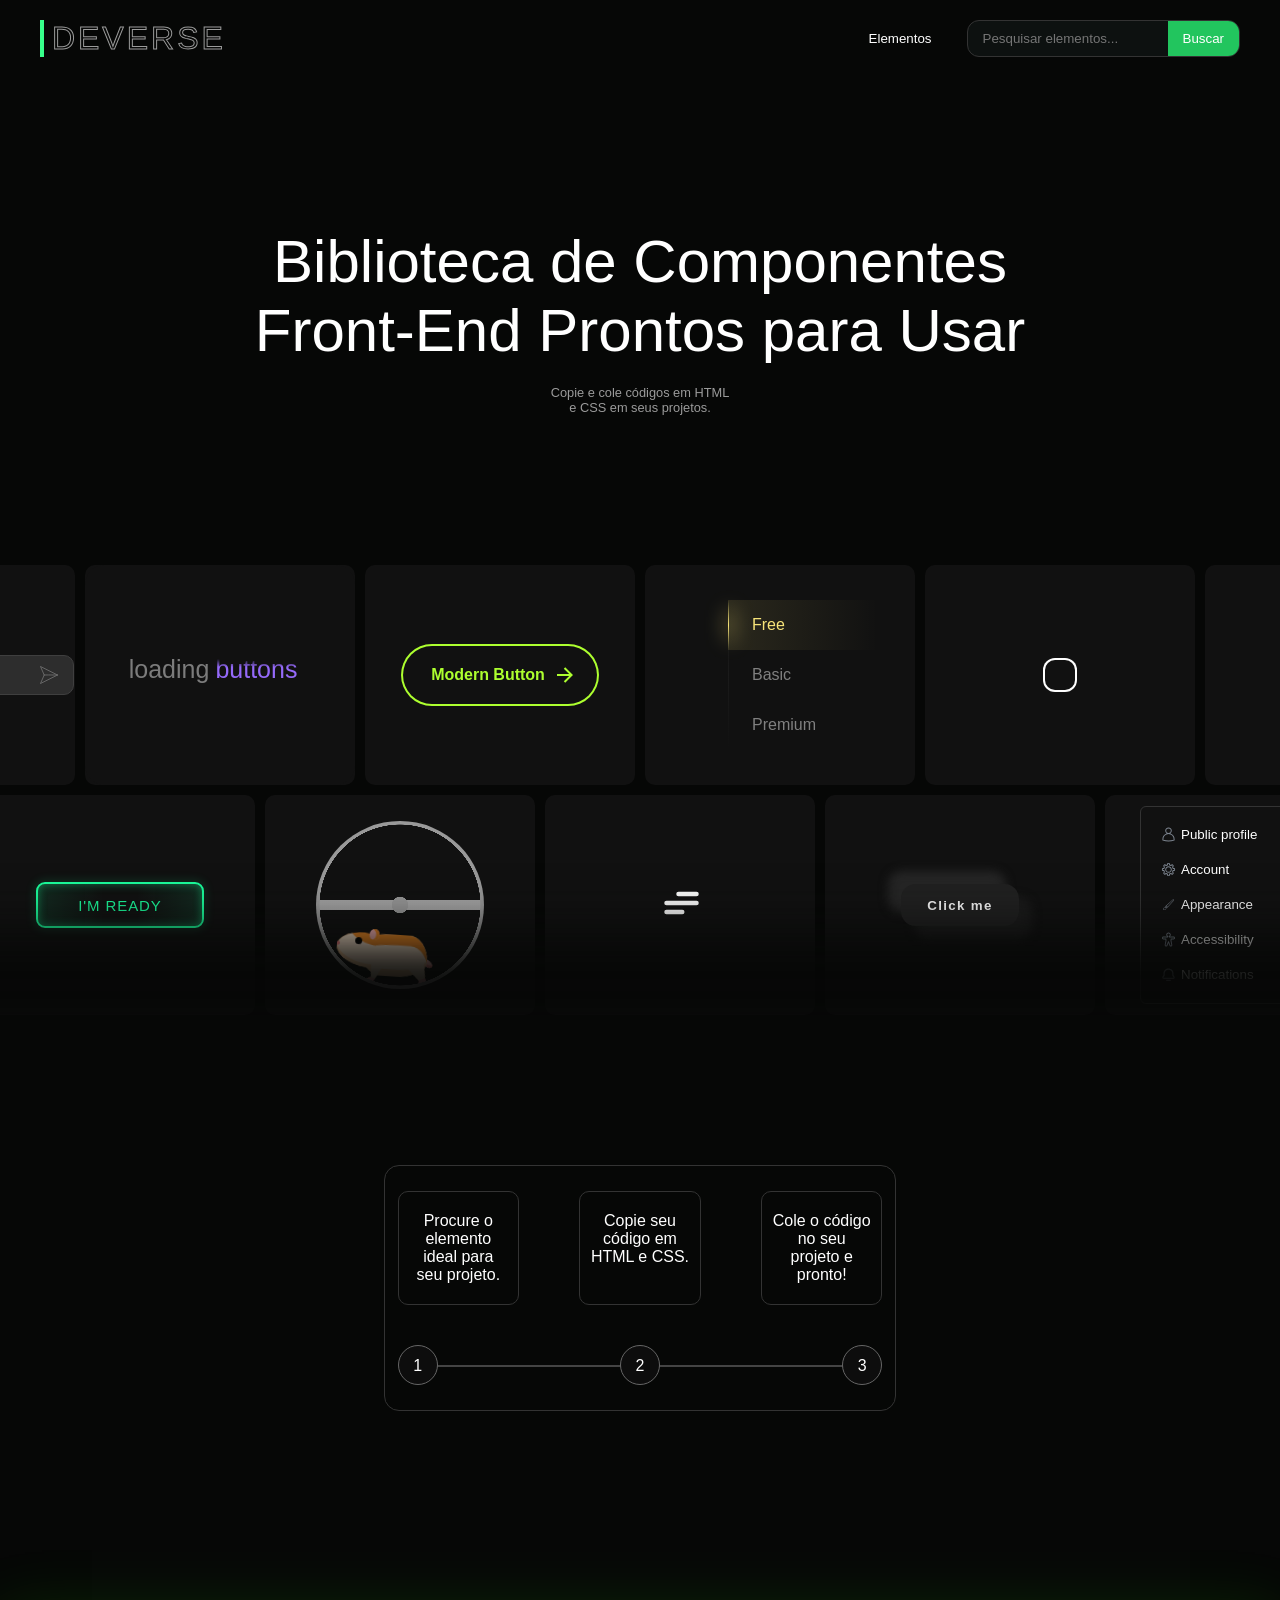
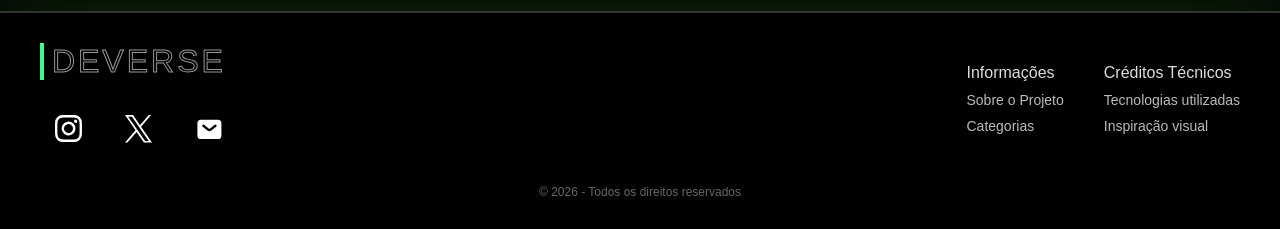
<file: index.html>
<!doctype html>
<html lang="pt-br">
<head>
  <meta charset="UTF-8" />
  <meta name="viewport" content="width=device-width, initial-scale=1.0" />
  <link rel="stylesheet" href="./src/css/style.css" />
  <title>Deverse</title>
</head>

<body>
  <div class="page-container">
    <!--Contem toda a pagina-->
    <div class="content-wrap">
      <!--Contem tudo menos o footer-->
      <header id="cabecalho">
        <!-- LOGO -->
        <div class="logo">
          <button class="botao-logo" data-text="Deverse">
            <span class="texto-botao-real">&nbsp;deverse&nbsp;</span>
            <span aria-hidden="true" class="texto-botao-hover">&nbsp;deverse&nbsp;</span>
          </button>
        </div>

        <!-- NAV + AÇÕES -->
        <div class="header-actions">
          <!-- FILTROS -->
          <div class="filtro-wrapper">
            <button id="btnfiltro" class="btn-filtro">Elementos</button>

            <div id="painelfiltro" class="painel-filtro">
              <div class="painel-coluna">
                <button class="filtro ativo" data-filtro="all">All</button>
                <button class="filtro" data-filtro="buttons">Buttons</button>
                <button class="filtro" data-filtro="checkboxes">Checkboxes</button>
                <button class="filtro" data-filtro="cards">Cards</button>
              </div>
              <div class="painel-coluna">
                <button class="filtro" data-filtro="loaders">Loaders</button>
                <button class="filtro" data-filtro="forms">Forms</button>
                <button class="filtro" data-filtro="radio">Radio</button>
                <button class="filtro" data-filtro="inputs">Inputs</button>
              </div>
            </div>
          </div>

          <!-- BUSCA -->
          <div class="search-box">
            <input class="search-input" type="search" placeholder="Pesquisar elementos..." />
            <button class="buscar">Buscar</button>
          </div>
        </div>
      </header>

      <!-- TEXTO CENTRAL DA PAGINA -->
      <div class="text-center">
        <p class="text-hero">
          Biblioteca de Componentes Front-End Prontos para Usar
        </p>
        <p class="text-small">
          Copie e cole códigos em HTML e CSS em seus projetos.
        </p>
      </div>

      <!-- CARDS DA TELA INICIAL -->
      <section class="cards">
        <div class="row row-1 mb-10 mt-10">
          <article class="card card-1">
            <div class="messageBox">
              <div class="fileUploadWrapper">
                <label for="file">
                  <svg xmlns="http://www.w3.org/2000/svg" fill="none" viewBox="0 0 337 337">
                    <circle stroke-width="20" stroke="#6c6c6c" fill="none" r="158.5" cy="168.5" cx="168.5"></circle>
                    <path stroke-linecap="round" stroke-width="25" stroke="#6c6c6c" d="M167.759 79V259"></path>
                    <path stroke-linecap="round" stroke-width="25" stroke="#6c6c6c" d="M79 167.138H259"></path>
                  </svg>
                  <span class="tooltip">Add an image</span>
                </label>
                <input type="file" id="file" name="file" />
              </div>
              <input required="" placeholder="Message..." type="text" id="messageInput" />
              <button id="sendButton">
                <svg xmlns="http://www.w3.org/2000/svg" fill="none" viewBox="0 0 664 663">
                  <path fill="none"
                    d="M646.293 331.888L17.7538 17.6187L155.245 331.888M646.293 331.888L17.753 646.157L155.245 331.888M646.293 331.888L318.735 330.228L155.245 331.888">
                  </path>
                  <path stroke-linejoin="round" stroke-linecap="round" stroke-width="33.67" stroke="#6c6c6c"
                    d="M646.293 331.888L17.7538 17.6187L155.245 331.888M646.293 331.888L17.753 646.157L155.245 331.888M646.293 331.888L318.735 330.228L155.245 331.888">
                  </path>
                </svg>
              </button>
            </div>
          </article>

          <article class="card card-2">
            <div class="card">
              <div class="loader">
                <p>loading</p>
                <div class="words">
                  <span class="word">buttons</span>
                  <span class="word">forms</span>
                  <span class="word">switches</span>
                  <span class="word">cards</span>
                  <span class="word">buttons</span>
                </div>
              </div>
            </div>
          </article>

          <article class="card card-3">
            <button class="animated-button">
              <svg viewBox="0 0 24 24" class="arr-2" xmlns="http://www.w3.org/2000/svg">
                <path
                  d="M16.1716 10.9999L10.8076 5.63589L12.2218 4.22168L20 11.9999L12.2218 19.778L10.8076 18.3638L16.1716 12.9999H4V10.9999H16.1716Z">
                </path>
              </svg>
              <span class="text">Modern Button</span>
              <span class="circle"></span>
              <svg viewBox="0 0 24 24" class="arr-1" xmlns="http://www.w3.org/2000/svg">
                <path
                  d="M16.1716 10.9999L10.8076 5.63589L12.2218 4.22168L20 11.9999L12.2218 19.778L10.8076 18.3638L16.1716 12.9999H4V10.9999H16.1716Z">
                </path>
              </svg>
            </button>
          </article>

          <article class="card card-4">
            <div class="radio-container">
              <input checked="" id="radio-free" name="radio" type="radio" />
              <label for="radio-free">Free</label>
              <input id="radio-basic" name="radio" type="radio" />
              <label for="radio-basic">Basic</label>
              <input id="radio-premium" name="radio" type="radio" />
              <label for="radio-premium">Premium</label>
              <div class="glider-container">
                <div class="glider"></div>
              </div>
            </div>
          </article>

          <article class="card card-5">
            <div class="content">
              <label class="checkBox">
                <input id="ch1" type="checkbox" />
                <div class="transition"></div>
              </label>
            </div>
          </article>

          <article class="card card-6">
            <div class="loader"></div>
          </article>
        </div>

        <div class="row row-2">
          <article class="card card-7"></article>

          <article class="card card-8">
            <button>I'M READY</button>
          </article>

          <article class="card card-9">
            <div aria-label="Orange and tan hamster running in a metal wheel" role="img" class="wheel-and-hamster">
              <div class="wheel"></div>
              <div class="hamster">
                <div class="hamster__body">
                  <div class="hamster__head">
                    <div class="hamster__ear"></div>
                    <div class="hamster__eye"></div>
                    <div class="hamster__nose"></div>
                  </div>
                  <div class="hamster__limb hamster__limb--fr"></div>
                  <div class="hamster__limb hamster__limb--fl"></div>
                  <div class="hamster__limb hamster__limb--br"></div>
                  <div class="hamster__limb hamster__limb--bl"></div>
                  <div class="hamster__tail"></div>
                </div>
              </div>
              <div class="spoke"></div>
            </div>
          </article>

          <article class="card card-10">
            <label class="hamburger">
              <input type="checkbox" />
              <svg viewBox="0 0 32 32">
                <path class="line line-top-bottom"
                  d="M27 10 13 10C10.8 10 9 8.2 9 6 9 3.5 10.8 2 13 2 15.2 2 17 3.8 17 6L17 26C17 28.2 18.8 30 21 30 23.2 30 25 28.2 25 26 25 23.8 23.2 22 21 22L7 22">
                </path>
                <path class="line" d="M7 16 27 16"></path>
              </svg>
            </label>
          </article>

          <article class="card card-11">
            <button>Click me</button>
          </article>

          <article class="card card-12">
            <div class="input">
              <button class="value">
                <svg data-name="Layer 2" xmlns="http://www.w3.org/2000/svg" viewBox="0 0 16 16">
                  <path
                    d="m1.5 13v1a.5.5 0 0 0 .3379.4731 18.9718 18.9718 0 0 0 6.1621 1.0269 18.9629 18.9629 0 0 0 6.1621-1.0269.5.5 0 0 0 .3379-.4731v-1a6.5083 6.5083 0 0 0 -4.461-6.1676 3.5 3.5 0 1 0 -4.078 0 6.5083 6.5083 0 0 0 -4.461 6.1676zm4-9a2.5 2.5 0 1 1 2.5 2.5 2.5026 2.5026 0 0 1 -2.5-2.5zm2.5 3.5a5.5066 5.5066 0 0 1 5.5 5.5v.6392a18.08 18.08 0 0 1 -11 0v-.6392a5.5066 5.5066 0 0 1 5.5-5.5z"
                    fill="#7D8590"></path>
                </svg>
                Public profile
              </button>
              <button class="value">
                <svg xmlns="http://www.w3.org/2000/svg" viewBox="0 0 32 32" id="Line">
                  <path
                    d="m17.074 30h-2.148c-1.038 0-1.914-.811-1.994-1.846l-.125-1.635c-.687-.208-1.351-.484-1.985-.824l-1.246 1.067c-.788.677-1.98.631-2.715-.104l-1.52-1.52c-.734-.734-.78-1.927-.104-2.715l1.067-1.246c-.34-.635-.616-1.299-.824-1.985l-1.634-.125c-1.035-.079-1.846-.955-1.846-1.993v-2.148c0-1.038.811-1.914 1.846-1.994l1.635-.125c.208-.687.484-1.351.824-1.985l-1.068-1.247c-.676-.788-.631-1.98.104-2.715l1.52-1.52c.734-.734 1.927-.779 2.715-.104l1.246 1.067c.635-.34 1.299-.616 1.985-.824l.125-1.634c.08-1.034.956-1.845 1.994-1.845h2.148c1.038 0 1.914.811 1.994 1.846l.125 1.635c.687.208 1.351.484 1.985.824l1.246-1.067c.787-.676 1.98-.631 2.715.104l1.52 1.52c.734.734.78 1.927.104 2.715l-1.067 1.246c.34.635.616 1.299.824 1.985l1.634.125c1.035.079 1.846.955 1.846 1.993v2.148c0 1.038-.811 1.914-1.846 1.994l-1.635.125c-.208.687-.484 1.351-.824 1.985l1.067 1.246c.677.788.631 1.98-.104 2.715l-1.52 1.52c-.734.734-1.928.78-2.715.104l-1.246-1.067c-.635.34-1.299.616-1.985.824l-.125 1.634c-.079 1.035-.955 1.846-1.993 1.846zm-5.835-6.373c.848.53 1.768.912 2.734 1.135.426.099.739.462.772.898l.18 2.341 2.149-.001.18-2.34c.033-.437.347-.8.772-.898.967-.223 1.887-.604 2.734-1.135.371-.232.849-.197 1.181.089l1.784 1.529 1.52-1.52-1.529-1.784c-.285-.332-.321-.811-.089-1.181.53-.848.912-1.768 1.135-2.734.099-.426.462-.739.898-.772l2.341-.18h-.001v-2.148l-2.34-.18c-.437-.033-.8-.347-.898-.772-.223-.967-.604-1.887-1.135-2.734-.232-.37-.196-.849.089-1.181l1.529-1.784-1.52-1.52-1.784 1.529c-.332.286-.81.321-1.181.089-.848-.53-1.768-.912-2.734-1.135-.426-.099-.739-.462-.772-.898l-.18-2.341-2.148.001-.18 2.34c-.033.437-.347.8-.772.898-.967.223-1.887.604-2.734 1.135-.37.232-.849.197-1.181-.089l-1.785-1.529-1.52 1.52 1.529 1.784c.285.332.321.811.089 1.181-.53.848-.912 1.768-1.135 2.734-.099.426-.462.739-.898.772l-2.341.18.002 2.148 2.34.18c.437.033.8.347.898.772.223.967.604 1.887 1.135 2.734.232.37.196.849-.089 1.181l-1.529 1.784 1.52 1.52 1.784-1.529c.332-.287.813-.32 1.18-.089z"
                    id="XMLID_1646_" fill="#7D8590"></path>
                  <path
                    d="m16 23c-3.859 0-7-3.141-7-7s3.141-7 7-7 7 3.141 7 7-3.141 7-7 7zm0-12c-2.757 0-5 2.243-5 5s2.243 5 5 5 5-2.243 5-5-2.243-5-5-5z"
                    fill="#7D8590" id="XMLID_1645_"></path>
                </svg>
                Account
              </button>
              <button class="value">
                <svg xmlns="http://www.w3.org/2000/svg" viewBox="0 0 128 128">
                  <path
                    d="m109.9 20.63a6.232 6.232 0 0 0 -8.588-.22l-57.463 51.843c-.012.011-.02.024-.031.035s-.023.017-.034.027l-4.721 4.722a1.749 1.749 0 0 0 0 2.475l.341.342-3.16 3.16a8 8 0 0 0 -1.424 1.967 11.382 11.382 0 0 0 -12.055 10.609c-.006.036-.011.074-.015.111a5.763 5.763 0 0 1 -4.928 5.41 1.75 1.75 0 0 0 -.844 3.14c4.844 3.619 9.4 4.915 13.338 4.915a17.14 17.14 0 0 0 11.738-4.545l.182-.167a11.354 11.354 0 0 0 3.348-8.081c0-.225-.02-.445-.032-.667a8.041 8.041 0 0 0 1.962-1.421l3.16-3.161.342.342a1.749 1.749 0 0 0 2.475 0l4.722-4.722c.011-.011.018-.025.029-.036s.023-.018.033-.029l51.844-57.46a6.236 6.236 0 0 0 -.219-8.589zm-70.1 81.311-.122.111c-.808.787-7.667 6.974-17.826 1.221a9.166 9.166 0 0 0 4.36-7.036 1.758 1.758 0 0 0 .036-.273 7.892 7.892 0 0 1 9.122-7.414c.017.005.031.014.048.019a1.717 1.717 0 0 0 .379.055 7.918 7.918 0 0 1 4 13.317zm5.239-10.131c-.093.093-.194.176-.293.26a11.459 11.459 0 0 0 -6.289-6.286c.084-.1.167-.2.261-.3l3.161-3.161 6.321 6.326zm7.214-4.057-9.479-9.479 2.247-2.247 9.479 9.479zm55.267-60.879-50.61 56.092-9.348-9.348 56.092-50.61a2.737 2.737 0 0 1 3.866 3.866z"
                    fill="#7D8590"></path>
                </svg>
                Appearance
              </button>
              <button class="value">
                <svg xmlns="http://www.w3.org/2000/svg" viewBox="0 0 32 32" id="svg8">
                  <g transform="translate(-33.022 -30.617)" id="layer1">
                    <path
                      d="m49.021 31.617c-2.673 0-4.861 2.188-4.861 4.861 0 1.606.798 3.081 1.873 3.834h-7.896c-1.7 0-3.098 1.401-3.098 3.1s1.399 3.098 3.098 3.098h4.377l.223 2.641s-1.764 8.565-1.764 8.566c-.438 1.642.55 3.355 2.191 3.795s3.327-.494 3.799-2.191l2.059-5.189 2.059 5.189c.44 1.643 2.157 2.631 3.799 2.191s2.63-2.153 2.191-3.795l-1.764-8.566.223-2.641h4.377c1.699 0 3.098-1.399 3.098-3.098s-1.397-3.1-3.098-3.1h-7.928c1.102-.771 1.904-2.228 1.904-3.834 0-2.672-2.189-4.861-4.862-4.861zm0 2c1.592 0 2.861 1.27 2.861 2.861 0 1.169-.705 2.214-1.789 2.652-.501.203-.75.767-.563 1.273l.463 1.254c.145.393.519.654.938.654h8.975c.626 0 1.098.473 1.098 1.1s-.471 1.098-1.098 1.098h-5.297c-.52 0-.952.398-.996.916l-.311 3.701c-.008.096-.002.191.018.285 0 0 1.813 8.802 1.816 8.82.162.604-.173 1.186-.777 1.348s-1.184-.173-1.346-.777c-.01-.037-3.063-7.76-3.063-7.76-.334-.842-1.525-.842-1.859 0 0 0-3.052 7.723-3.063 7.76-.162.604-.741.939-1.346.777s-.939-.743-.777-1.348c.004-.019 1.816-8.82 1.816-8.82.02-.094.025-.189.018-.285l-.311-3.701c-.044-.518-.477-.916-.996-.916h-5.297c-.627 0-1.098-.471-1.098-1.098s.472-1.1 1.098-1.1h8.975c.419 0 .793-.262.938-.654l.463-1.254c.188-.507-.062-1.07-.563-1.273-1.084-.438-1.789-1.483-1.789-2.652.001-1.591 1.271-2.861 2.862-2.861z"
                      id="path26276" fill="#7D8590"></path>
                  </g>
                </svg>
                Accessibility
              </button>
              <button class="value">
                <svg xmlns="http://www.w3.org/2000/svg" viewBox="0 0 24 25" fill="none">
                  <path fill-rule="evenodd" fill="#7D8590"
                    d="m11.9572 4.31201c-3.35401 0-6.00906 2.59741-6.00906 5.67742v3.29037c0 .1986-.05916.3927-.16992.5576l-1.62529 2.4193-.01077.0157c-.18701.2673-.16653.5113-.07001.6868.10031.1825.31959.3528.67282.3528h14.52603c.2546 0 .5013-.1515.6391-.3968.1315-.2343.1117-.4475-.0118-.6093-.0065-.0085-.0129-.0171-.0191-.0258l-1.7269-2.4194c-.121-.1695-.186-.3726-.186-.5809v-3.29037c0-1.54561-.6851-3.023-1.7072-4.00431-1.1617-1.01594-2.6545-1.67311-4.3019-1.67311zm-8.00906 5.67742c0-4.27483 3.64294-7.67742 8.00906-7.67742 2.2055 0 4.1606.88547 5.6378 2.18455.01.00877.0198.01774.0294.02691 1.408 1.34136 2.3419 3.34131 2.3419 5.46596v2.97007l1.5325 2.1471c.6775.8999.6054 1.9859.1552 2.7877-.4464.795-1.3171 1.4177-2.383 1.4177h-14.52603c-2.16218 0-3.55087-2.302-2.24739-4.1777l1.45056-2.1593zm4.05187 11.32257c0-.5523.44772-1 1-1h5.99999c.5523 0 1 .4477 1 1s-.4477 1-1 1h-5.99999c-.55228 0-1-.4477-1-1z"
                    clip-rule="evenodd"></path>
                </svg>
                Notifications
              </button>
            </div>
          </article>
        </div>
      </section>

        <section class="box-conteudo">
          <div class="steps-container">
            <div class="steps-cards">
              <div class="step-card">
                Procure o elemento ideal para seu projeto.
              </div>
              <div class="step-card">Copie seu código em HTML e CSS.</div>
              <div class="step-card">Cole o código no seu projeto e pronto!</div>
            </div>

            <div class="steps-line">
              <div class="step step-1">
                <span>1</span>
              </div>
              <div class="step step-2">
                <span>2</span>
              </div>
              <div class="step step-3">
                <span>3</span>
              </div>
            </div>
          </div>
        </section>
      </div>
    </div>

    <!-- RODAPE DA PAGINA -->
    <footer id="footer">
      <div class="container-footer">
        <div class="logo-contatos">
          <div class="logo">
            <button class="botao-logo" data-text="Deverse">
              <span class="texto-botao-real">&nbsp;deverse&nbsp;</span>
              <span aria-hidden="true" class="texto-botao-hover">&nbsp;deverse&nbsp;</span>
            </button>
          </div>

          <div class="contatos">
            <ul class="example-1">
              <li class="icon-content">
                <a href="https://www.Instagram.com/" aria-label="Instagram" data-social="instagram" class="link">
                  <svg version="1.1" viewBox="0 0 100 100" xml:space="preserve">
                    <path
                      d="M60 45a15 15 0 1 0 -4.395 10.61A14.4 14.4 0 0 0 60 45.225l-0.004 -0.237zm8.1 0a23.006 23.006 0 1 1 -6.738 -16.347 22.2 22.2 0 0 1 6.742 15.96l-0.004 0.41v-0.02zm6.327 -24.022v0.008a5.4 5.4 0 1 1 -1.582 -3.818 5.177 5.177 0 0 1 1.556 3.705v0.11zm-29.4 -12.9 -4.482 -0.03q-4.072 -0.03 -6.184 0t-5.655 0.176a47.143 47.143 0 0 0 -6.312 0.638l0.273 -0.038a23.571 23.571 0 0 0 -4.362 1.136l0.16 -0.052a15.446 15.446 0 0 0 -8.52 8.452l-0.038 0.102a22.543 22.543 0 0 0 -1.065 4.062l-0.02 0.138a45 45 0 0 0 -0.597 5.96l-0.004 0.08q-0.147 3.548 -0.176 5.655t0 6.184 0.03 4.482 -0.03 4.482 0 6.184 0.176 5.655c0.075 2.193 0.292 4.275 0.638 6.312l-0.038 -0.273a23.571 23.571 0 0 0 1.136 4.362l-0.052 -0.16a15.446 15.446 0 0 0 8.452 8.52l0.102 0.038c1.192 0.446 2.606 0.82 4.062 1.065l0.138 0.02c1.758 0.308 3.84 0.525 5.955 0.597l0.08 0.004q3.548 0.147 5.655 0.176t6.184 0l4.455 -0.09 4.482 0.03q4.072 0.03 6.184 0t5.655 -0.176a47.143 47.143 0 0 0 6.312 -0.638l-0.273 0.038a23.571 23.571 0 0 0 4.362 -1.136l-0.16 0.052a15.446 15.446 0 0 0 8.52 -8.452l0.038 -0.102c0.446 -1.192 0.82 -2.606 1.065 -4.062l0.02 -0.138c0.308 -1.758 0.525 -3.84 0.597 -5.955l0.004 -0.08q0.147 -3.548 0.176 -5.655t0 -6.184 -0.03 -4.482 0.03 -4.482 0 -6.184 -0.176 -5.655a47.143 47.143 0 0 0 -0.638 -6.312l0.038 0.273a23.743 23.743 0 0 0 -1.136 -4.362l0.052 0.16a15.446 15.446 0 0 0 -8.452 -8.52l-0.102 -0.038a22.543 22.543 0 0 0 -4.062 -1.065l-0.138 -0.02a45 45 0 0 0 -5.955 -0.597l-0.08 -0.004q-3.548 -0.147 -5.655 -0.176t-6.184 0zM90 45q0 13.418 -0.3 18.574a24.9 24.9 0 0 1 -26.194 26.13l0.06 0.004q-5.157 0.3 -18.574 0.3t-18.574 -0.3A24.9 24.9 0 0 1 0.286 63.514l-0.004 0.06q-0.3 -5.157 -0.3 -18.574t0.3 -18.574A24.9 24.9 0 0 1 26.478 0.297l-0.058 -0.005q5.157 -0.3 18.574 -0.3t18.574 0.3a24.9 24.9 0 0 1 26.13 26.194l0.004 -0.06Q90 31.578 90 45"
                      fill="currentColor"></path>
                  </svg>
                </a>
              </li>
              <li class="icon-content">
                <a href="https://Twitter.com/" aria-label="Twitter" data-social="twitter" class="link">
                  <svg version="1.1" viewBox="0 0 100 100">
                    <path
                      d="M53.564 38.947 87.066 0h-7.941L50.033 33.816 26.801 0H0l35.136 51.137L0 91.977h7.941l30.722 -35.712 24.54 35.712H90L53.561 38.947zM42.686 51.588l-3.56 -5.093L10.8 5.977h12.194l22.86 32.699 3.56 5.093 29.714 42.503H66.935L42.686 51.591z"
                      fill="currentColor"></path>
                  </svg>
                </a>
              </li>
              <li class="icon-content">
                <a href="https://mail.org/" aria-label="Mail" data-social="mail" class="link">
                  <svg version="1.1" viewBox="0 0 100 100">
                    <path
                      d="M20 80A12 12 0 0 1 8 68v-40A12 12 0 0 1 20 16h56A12 12 0 0 1 88 28v40A12 12 0 0 1 76 80zm10.5 -47.12a4 4 0 1 0 -5.001 6.24l15.001 12.004a12 12 0 0 0 15.001 0l15.001 -12a4 4 0 1 0 -5.001 -6.247l-15.001 12a4 4 0 0 1 -5.001 0z"
                      fill="currentColor"></path>
                  </svg>
                </a>
              </li>
            </ul>
          </div>
        </div>

        <div class="info-creditos">
          <div class="informacoes">
            <p class="title-link">Informações</p>
            <a href="./src/pages/sobreProjeto.html" class="footer-link">Sobre o Projeto</a>
            <a href="./src/pages/categorias.html" class="footer-link">Categorias</a>
          </div>

          <div class="creditos-tecnicos">
            <p class="title-link">Créditos Técnicos</p>
            <a href="./src/pages/tecUtilizadas.html" class="footer-link">Tecnologias utilizadas</a>
            <a href="./src/pages/inspiracao.html" class="footer-link">Inspiração visual</a>
          </div>
        </div>
      </div>

      <p class="copyright">&copy; 2026 - Todos os direitos reservados</p>
    </footer>
  </div>
  <script src="./src/js/script.js"></script>
</body>

</html>
</file>
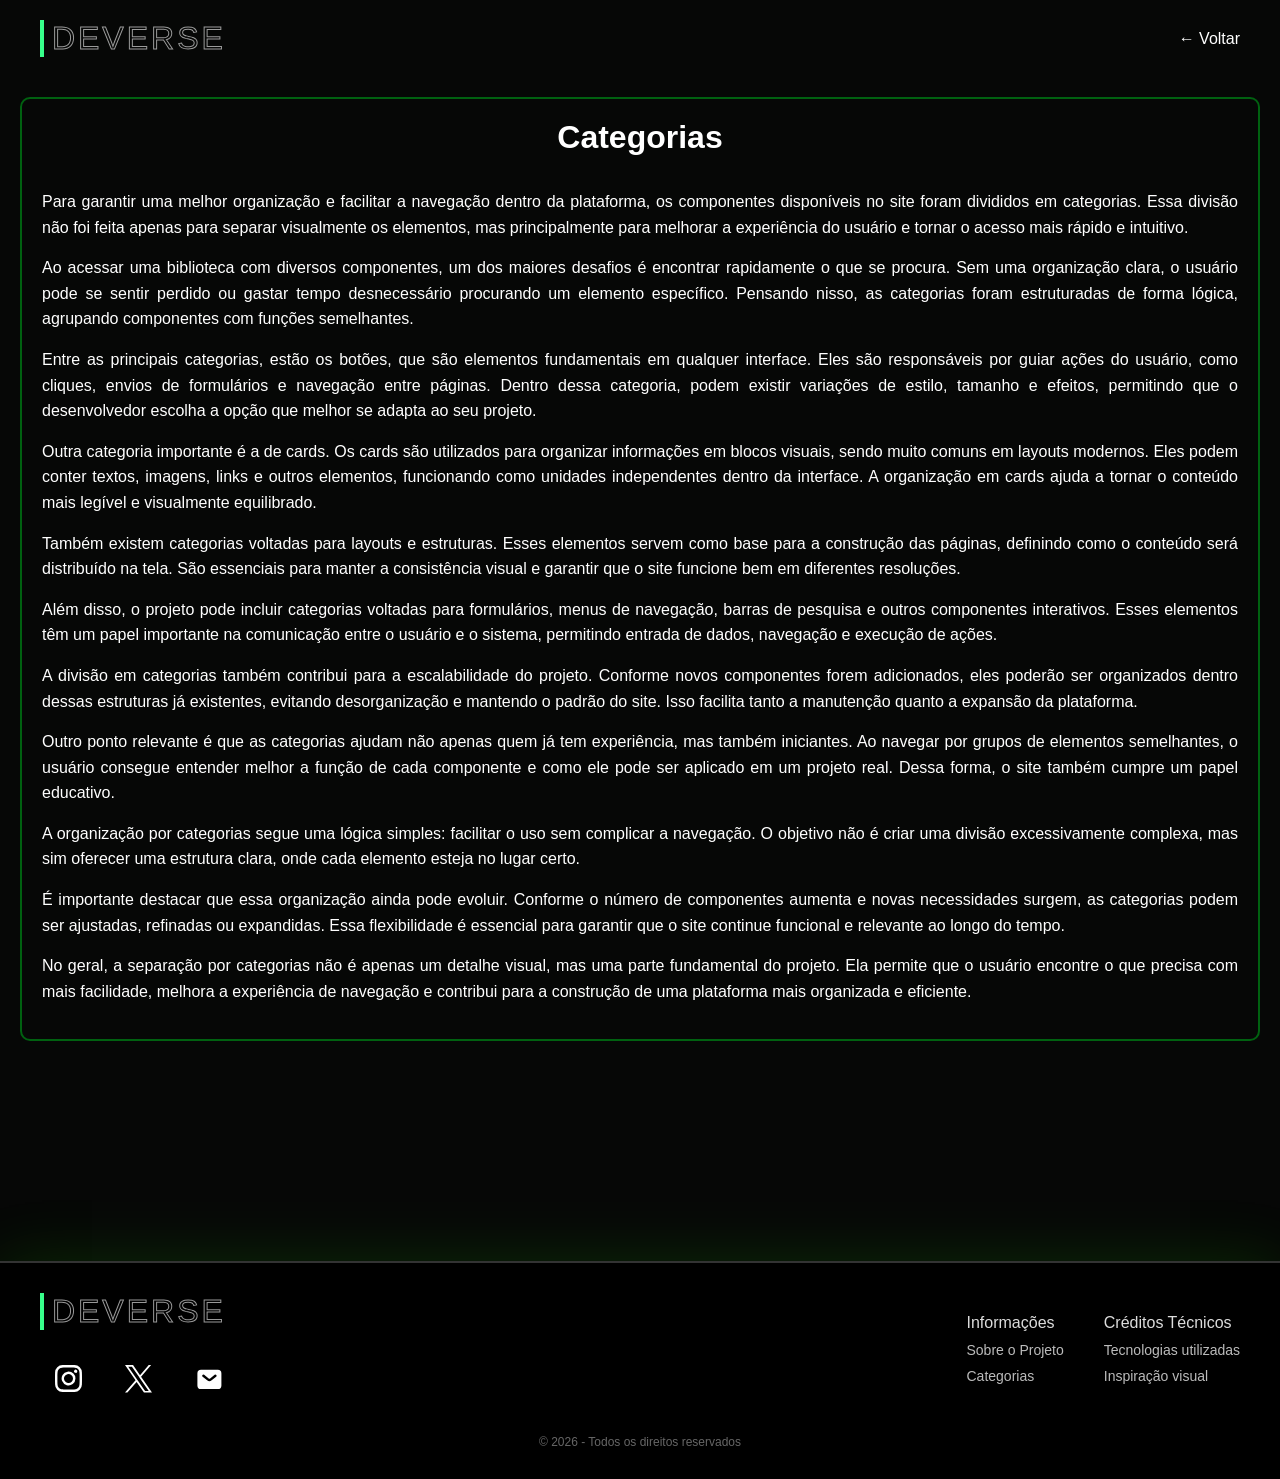
<file: src/pages/categorias.html>
<!DOCTYPE html>
<html lang="pt-br">

<head>
    <meta charset="UTF-8">
    <meta name="viewport" content="width=device-width, initial-scale=1.0">
    <link rel="stylesheet" href="../css/style.css" />
    <title>Categorias</title>
</head>

<body>
    <div class="page-container">
        <div class="content-wrap">
            <header id="cabecalho">
                <!-- LOGO -->
                <div class="logo">
                    <button class="botao-logo" data-text="Deverse">
                        <span class="texto-botao-real">&nbsp;deverse&nbsp;</span>
                        <span aria-hidden="true" class="texto-botao-hover">&nbsp;deverse&nbsp;</span>
                    </button>
                </div>
                <a href="../../index.html" class="btn-voltar link">
                    <p>&leftarrow; Voltar</p>
                </a>
        </div>
        </header>
        <div class="txt-padrao texto-info">
            <h1>Categorias</h1>
            <br>
            <p>
                Para garantir uma melhor organização e facilitar a navegação dentro da plataforma, os componentes
                disponíveis no site foram divididos em categorias. Essa divisão não foi feita apenas para separar
                visualmente os elementos, mas principalmente para melhorar a experiência do usuário e tornar o acesso
                mais rápido e intuitivo.
            </p>
            <p>
                Ao acessar uma biblioteca com diversos componentes, um dos maiores desafios é encontrar rapidamente o
                que se procura. Sem uma organização clara, o usuário pode se sentir perdido ou gastar tempo
                desnecessário procurando um elemento específico. Pensando nisso, as categorias foram estruturadas de
                forma lógica, agrupando componentes com funções semelhantes.
            </p>
            <p>
                Entre as principais categorias, estão os botões, que são elementos fundamentais em qualquer interface.
                Eles são responsáveis por guiar ações do usuário, como cliques, envios de formulários e navegação entre
                páginas. Dentro dessa categoria, podem existir variações de estilo, tamanho e efeitos, permitindo que o
                desenvolvedor escolha a opção que melhor se adapta ao seu projeto.
            </p>
            <p>
                Outra categoria importante é a de cards. Os cards são utilizados para organizar informações em blocos
                visuais, sendo muito comuns em layouts modernos. Eles podem conter textos, imagens, links e outros
                elementos, funcionando como unidades independentes dentro da interface. A organização em cards ajuda a
                tornar o conteúdo mais legível e visualmente equilibrado.
            </p>
            <p>
                Também existem categorias voltadas para layouts e estruturas. Esses elementos servem como base para a
                construção das páginas, definindo como o conteúdo será distribuído na tela. São essenciais para manter a
                consistência visual e garantir que o site funcione bem em diferentes resoluções.
            </p>
            <p>
                Além disso, o projeto pode incluir categorias voltadas para formulários, menus de navegação, barras de
                pesquisa e outros componentes interativos. Esses elementos têm um papel importante na comunicação entre
                o usuário e o sistema, permitindo entrada de dados, navegação e execução de ações.
            </p>
            <p>
                A divisão em categorias também contribui para a escalabilidade do projeto. Conforme novos componentes
                forem adicionados, eles poderão ser organizados dentro dessas estruturas já existentes, evitando
                desorganização e mantendo o padrão do site. Isso facilita tanto a manutenção quanto a expansão da
                plataforma.
            </p>
            <p>
                Outro ponto relevante é que as categorias ajudam não apenas quem já tem experiência, mas também
                iniciantes. Ao navegar por grupos de elementos semelhantes, o usuário consegue entender melhor a função
                de cada componente e como ele pode ser aplicado em um projeto real. Dessa forma, o site também cumpre um
                papel educativo.
            </p>
            <p>
                A organização por categorias segue uma lógica simples: facilitar o uso sem complicar a navegação. O
                objetivo não é criar uma divisão excessivamente complexa, mas sim oferecer uma estrutura clara, onde
                cada elemento esteja no lugar certo.
            </p>
            <p>
                É importante destacar que essa organização ainda pode evoluir. Conforme o número de componentes aumenta
                e novas necessidades surgem, as categorias podem ser ajustadas, refinadas ou expandidas. Essa
                flexibilidade é essencial para garantir que o site continue funcional e relevante ao longo do tempo.
            </p>
            <p>
                No geral, a separação por categorias não é apenas um detalhe visual, mas uma parte fundamental do
                projeto. Ela permite que o usuário encontre o que precisa com mais facilidade, melhora a experiência de
                navegação e contribui para a construção de uma plataforma mais organizada e eficiente.
            </p>
        </div>
    </div>

      <!-- RODAPE DA PAGINA -->
      <footer id="footer">
        <div class="container-footer">
          <div class="logo-contatos">
            <div class="logo">
              <button class="botao-logo" data-text="Deverse">
                <span class="texto-botao-real">&nbsp;deverse&nbsp;</span>
                <span aria-hidden="true" class="texto-botao-hover"
                  >&nbsp;deverse&nbsp;</span
                >
              </button>
            </div>

            <div class="contatos">
              <ul class="example-1">
                <li class="icon-content">
                  <a
                    href="https://www.Instagram.com/"
                    aria-label="Instagram"
                    data-social="instagram"
                    class="link"
                  >
                    <svg
                      version="1.1"
                      viewBox="0 0 100 100"
                      xml:space="preserve"
                    >
                      <path
                        d="M60 45a15 15 0 1 0 -4.395 10.61A14.4 14.4 0 0 0 60 45.225l-0.004 -0.237zm8.1 0a23.006 23.006 0 1 1 -6.738 -16.347 22.2 22.2 0 0 1 6.742 15.96l-0.004 0.41v-0.02zm6.327 -24.022v0.008a5.4 5.4 0 1 1 -1.582 -3.818 5.177 5.177 0 0 1 1.556 3.705v0.11zm-29.4 -12.9 -4.482 -0.03q-4.072 -0.03 -6.184 0t-5.655 0.176a47.143 47.143 0 0 0 -6.312 0.638l0.273 -0.038a23.571 23.571 0 0 0 -4.362 1.136l0.16 -0.052a15.446 15.446 0 0 0 -8.52 8.452l-0.038 0.102a22.543 22.543 0 0 0 -1.065 4.062l-0.02 0.138a45 45 0 0 0 -0.597 5.96l-0.004 0.08q-0.147 3.548 -0.176 5.655t0 6.184 0.03 4.482 -0.03 4.482 0 6.184 0.176 5.655c0.075 2.193 0.292 4.275 0.638 6.312l-0.038 -0.273a23.571 23.571 0 0 0 1.136 4.362l-0.052 -0.16a15.446 15.446 0 0 0 8.452 8.52l0.102 0.038c1.192 0.446 2.606 0.82 4.062 1.065l0.138 0.02c1.758 0.308 3.84 0.525 5.955 0.597l0.08 0.004q3.548 0.147 5.655 0.176t6.184 0l4.455 -0.09 4.482 0.03q4.072 0.03 6.184 0t5.655 -0.176a47.143 47.143 0 0 0 6.312 -0.638l-0.273 0.038a23.571 23.571 0 0 0 4.362 -1.136l-0.16 0.052a15.446 15.446 0 0 0 8.52 -8.452l0.038 -0.102c0.446 -1.192 0.82 -2.606 1.065 -4.062l0.02 -0.138c0.308 -1.758 0.525 -3.84 0.597 -5.955l0.004 -0.08q0.147 -3.548 0.176 -5.655t0 -6.184 -0.03 -4.482 0.03 -4.482 0 -6.184 -0.176 -5.655a47.143 47.143 0 0 0 -0.638 -6.312l0.038 0.273a23.743 23.743 0 0 0 -1.136 -4.362l0.052 0.16a15.446 15.446 0 0 0 -8.452 -8.52l-0.102 -0.038a22.543 22.543 0 0 0 -4.062 -1.065l-0.138 -0.02a45 45 0 0 0 -5.955 -0.597l-0.08 -0.004q-3.548 -0.147 -5.655 -0.176t-6.184 0zM90 45q0 13.418 -0.3 18.574a24.9 24.9 0 0 1 -26.194 26.13l0.06 0.004q-5.157 0.3 -18.574 0.3t-18.574 -0.3A24.9 24.9 0 0 1 0.286 63.514l-0.004 0.06q-0.3 -5.157 -0.3 -18.574t0.3 -18.574A24.9 24.9 0 0 1 26.478 0.297l-0.058 -0.005q5.157 -0.3 18.574 -0.3t18.574 0.3a24.9 24.9 0 0 1 26.13 26.194l0.004 -0.06Q90 31.578 90 45"
                        fill="currentColor"
                      ></path>
                    </svg>
                  </a>
                </li>
                <li class="icon-content">
                  <a
                    href="https://Twitter.com/"
                    aria-label="Twitter"
                    data-social="twitter"
                    class="link"
                  >
                    <svg version="1.1" viewBox="0 0 100 100">
                      <path
                        d="M53.564 38.947 87.066 0h-7.941L50.033 33.816 26.801 0H0l35.136 51.137L0 91.977h7.941l30.722 -35.712 24.54 35.712H90L53.561 38.947zM42.686 51.588l-3.56 -5.093L10.8 5.977h12.194l22.86 32.699 3.56 5.093 29.714 42.503H66.935L42.686 51.591z"
                        fill="currentColor"
                      ></path>
                    </svg>
                  </a>
                </li>
                <li class="icon-content">
                  <a
                    href="https://mail.org/"
                    aria-label="Mail"
                    data-social="mail"
                    class="link"
                  >
                    <svg version="1.1" viewBox="0 0 100 100">
                      <path
                        d="M20 80A12 12 0 0 1 8 68v-40A12 12 0 0 1 20 16h56A12 12 0 0 1 88 28v40A12 12 0 0 1 76 80zm10.5 -47.12a4 4 0 1 0 -5.001 6.24l15.001 12.004a12 12 0 0 0 15.001 0l15.001 -12a4 4 0 1 0 -5.001 -6.247l-15.001 12a4 4 0 0 1 -5.001 0z"
                        fill="currentColor"
                      ></path>
                    </svg>
                  </a>
                </li>
              </ul>
            </div>
          </div>

          <div class="info-creditos">
            <div class="informacoes">
              <p class="title-link">Informações</p>
              <a href="./sobreProjeto.html" class="footer-link"
                >Sobre o Projeto</a
              >
              <a href="./categorias.html" class="footer-link">Categorias</a>
            </div>

            <div class="creditos-tecnicos">
              <p class="title-link">Créditos Técnicos</p>
              <a href="./tecUtilizadas.html" class="footer-link">Tecnologias utilizadas</a>
              <a href="./inspiracao.html" class="footer-link">Inspiração visual</a>
            </div>
          </div>
        </div>

        <p class="copyright">&copy; 2026 - Todos os direitos reservados</p>
      </footer>
    </div>
    <script src="../assets/js/script.js"></script>
</body>

</html>
</file>
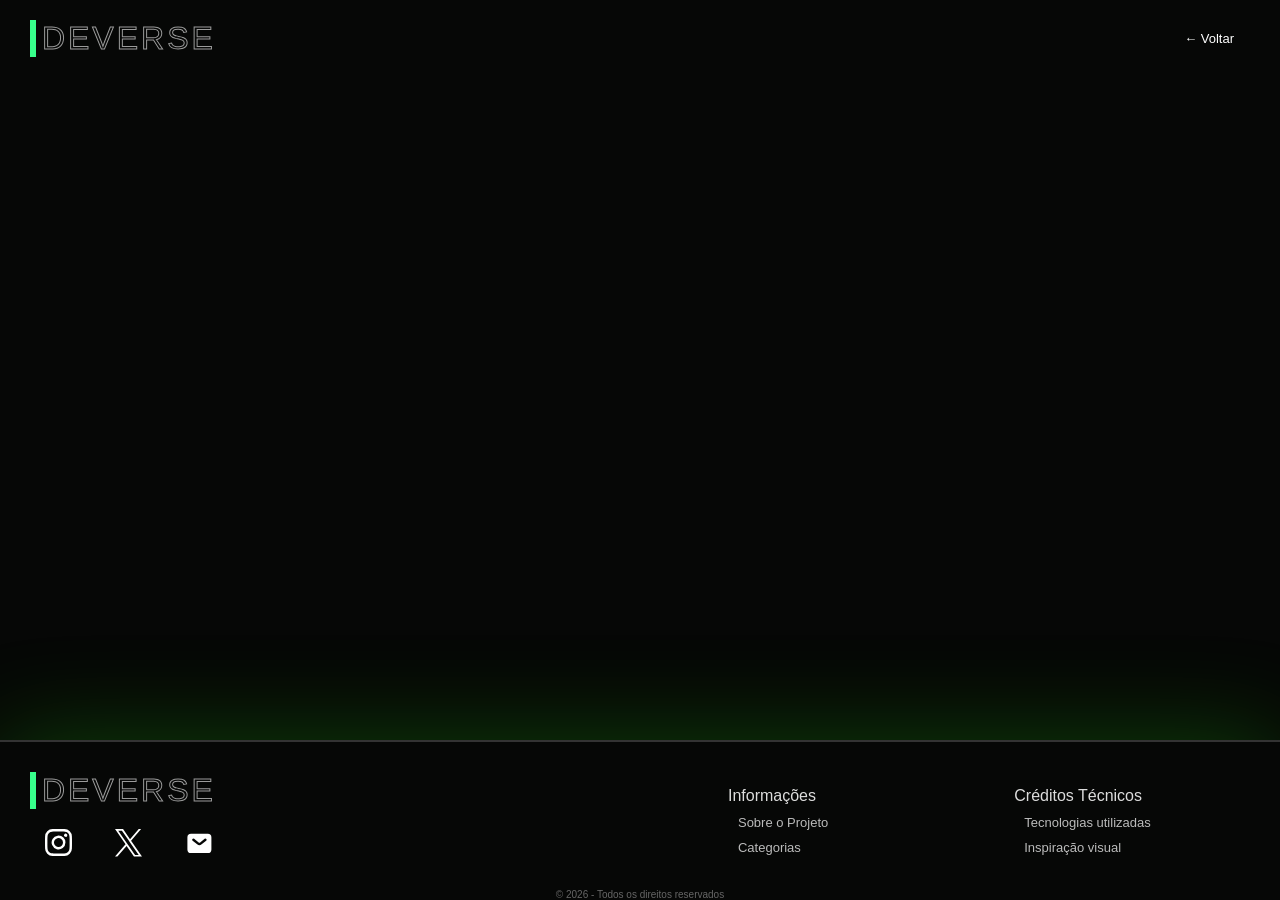
<file: src/pages/exibicao.html>
<!DOCTYPE html>
<html lang="pt-br">
<head>
    <meta charset="UTF-8">
    <meta name="viewport" content="width=device-width, initial-scale=1.0">
    <link rel="stylesheet" href="../assets/css/style.css">
    <title>Deverse|Exibição</title>
</head>
<body>
    <header id="cabecalho">
        <!-- LOGO -->
        <div class="logo">
            <button class="botao-logo" data-text="Deverse">
                <span class="texto-botao-real">&nbsp;deverse&nbsp;</span>
                <span aria-hidden="true" class="texto-botao-hover">&nbsp;deverse&nbsp;</span>
            </button>
        </div>
            <a href="../../index.html" class="btn-voltar">
            <p>&leftarrow; Voltar</p>
            </a>
        </div>
    </header>


    <!-- RODAPE DA PAGINA -->
    <footer id="footer">
        <div class="container-footer">
            <div class="logo-contatos">
                <div class="logo">
                    <div class="logo">
                        <button class="botao-logo" data-text="Deverse">
                            <span class="texto-botao-real">&nbsp;deverse&nbsp;</span>
                            <span aria-hidden="true" class="texto-botao-hover">&nbsp;deverse&nbsp;</span>
                        </button>
                    </div>
                </div>
                <div class="contatos">
                    <ul class="example-1">
                        <li class="icon-content">
                            <a href="https://www.Instagram.com/" aria-label="Instagram" data-social="instagram"
                                class="link">
                                <svg version="1.1" viewBox="0 0 100 100" xml:space="preserve">
                                    <path
                                        d="M60 45a15 15 0 1 0 -4.395 10.61A14.4 14.4 0 0 0 60 45.225l-0.004 -0.237zm8.1 0a23.006 23.006 0 1 1 -6.738 -16.347 22.2 22.2 0 0 1 6.742 15.96l-0.004 0.41v-0.02zm6.327 -24.022v0.008a5.4 5.4 0 1 1 -1.582 -3.818 5.177 5.177 0 0 1 1.556 3.705v0.11zm-29.4 -12.9 -4.482 -0.03q-4.072 -0.03 -6.184 0t-5.655 0.176a47.143 47.143 0 0 0 -6.312 0.638l0.273 -0.038a23.571 23.571 0 0 0 -4.362 1.136l0.16 -0.052a15.446 15.446 0 0 0 -8.52 8.452l-0.038 0.102a22.543 22.543 0 0 0 -1.065 4.062l-0.02 0.138a45 45 0 0 0 -0.597 5.96l-0.004 0.08q-0.147 3.548 -0.176 5.655t0 6.184 0.03 4.482 -0.03 4.482 0 6.184 0.176 5.655c0.075 2.193 0.292 4.275 0.638 6.312l-0.038 -0.273a23.571 23.571 0 0 0 1.136 4.362l-0.052 -0.16a15.446 15.446 0 0 0 8.452 8.52l0.102 0.038c1.192 0.446 2.606 0.82 4.062 1.065l0.138 0.02c1.758 0.308 3.84 0.525 5.955 0.597l0.08 0.004q3.548 0.147 5.655 0.176t6.184 0l4.455 -0.09 4.482 0.03q4.072 0.03 6.184 0t5.655 -0.176a47.143 47.143 0 0 0 6.312 -0.638l-0.273 0.038a23.571 23.571 0 0 0 4.362 -1.136l-0.16 0.052a15.446 15.446 0 0 0 8.52 -8.452l0.038 -0.102c0.446 -1.192 0.82 -2.606 1.065 -4.062l0.02 -0.138c0.308 -1.758 0.525 -3.84 0.597 -5.955l0.004 -0.08q0.147 -3.548 0.176 -5.655t0 -6.184 -0.03 -4.482 0.03 -4.482 0 -6.184 -0.176 -5.655a47.143 47.143 0 0 0 -0.638 -6.312l0.038 0.273a23.743 23.743 0 0 0 -1.136 -4.362l0.052 0.16a15.446 15.446 0 0 0 -8.452 -8.52l-0.102 -0.038a22.543 22.543 0 0 0 -4.062 -1.065l-0.138 -0.02a45 45 0 0 0 -5.955 -0.597l-0.08 -0.004q-3.548 -0.147 -5.655 -0.176t-6.184 0zM90 45q0 13.418 -0.3 18.574a24.9 24.9 0 0 1 -26.194 26.13l0.06 0.004q-5.157 0.3 -18.574 0.3t-18.574 -0.3A24.9 24.9 0 0 1 0.286 63.514l-0.004 0.06q-0.3 -5.157 -0.3 -18.574t0.3 -18.574A24.9 24.9 0 0 1 26.478 0.297l-0.058 -0.005q5.157 -0.3 18.574 -0.3t18.574 0.3a24.9 24.9 0 0 1 26.13 26.194l0.004 -0.06Q90 31.578 90 45"
                                        fill="currentColor"></path>
                                </svg>
                            </a>
                        </li>
                        <li class="icon-content">
                            <a href="https://Twitter.com/" aria-label="Twitter" data-social="twitter" class="link">
                                <svg version="1.1" viewBox="0 0 100 100">
                                    <path
                                        d="M53.564 38.947 87.066 0h-7.941L50.033 33.816 26.801 0H0l35.136 51.137L0 91.977h7.941l30.722 -35.712 24.54 35.712H90L53.561 38.947zM42.686 51.588l-3.56 -5.093L10.8 5.977h12.194l22.86 32.699 3.56 5.093 29.714 42.503H66.935L42.686 51.591z"
                                        fill="currentColor"></path>
                                </svg>
                            </a>
                        </li>
                        <li class="icon-content">
                            <a href="https://mail.org/" aria-label="Mail" data-social="mail" class="link">
                                <svg version="1.1" viewBox="0 0 100 100">
                                    <path
                                        d="M20 80A12 12 0 0 1 8 68v-40A12 12 0 0 1 20 16h56A12 12 0 0 1 88 28v40A12 12 0 0 1 76 80zm10.5 -47.12a4 4 0 1 0 -5.001 6.24l15.001 12.004a12 12 0 0 0 15.001 0l15.001 -12a4 4 0 1 0 -5.001 -6.247l-15.001 12a4 4 0 0 1 -5.001 0z"
                                        fill="currentColor"></path>
                                </svg>
                            </a>
                        </li>
                    </ul>
                </div>
            </div>
            <div class="info-creditos">
                <div class="informacoes">
                    <p class="title-link">Informações</p>
                    <a href="" class="footer-link">
                        <p>Sobre o Projeto</p>
                    </a>
                    <a href="" class="footer-link">
                        <p>Categorias</p>
                    </a>
                </div>
                <div class="creditos-tecnicos">
                    <p class="title-link">Créditos Técnicos</p>
                    <a href="" class="footer-link">
                        <p>Tecnologias utilizadas</p>
                    </a>
                    <a href="" class="footer-link">
                        <p>Inspiração visual</p>
                    </a>
                </div>
            </div>
        </div>
        <p class="copyright">&copy; 2026 - Todos os direitos reservados</p>
    </footer>
    <script src="../assets/js/script.js"></script>
</body>
</html>
</file>
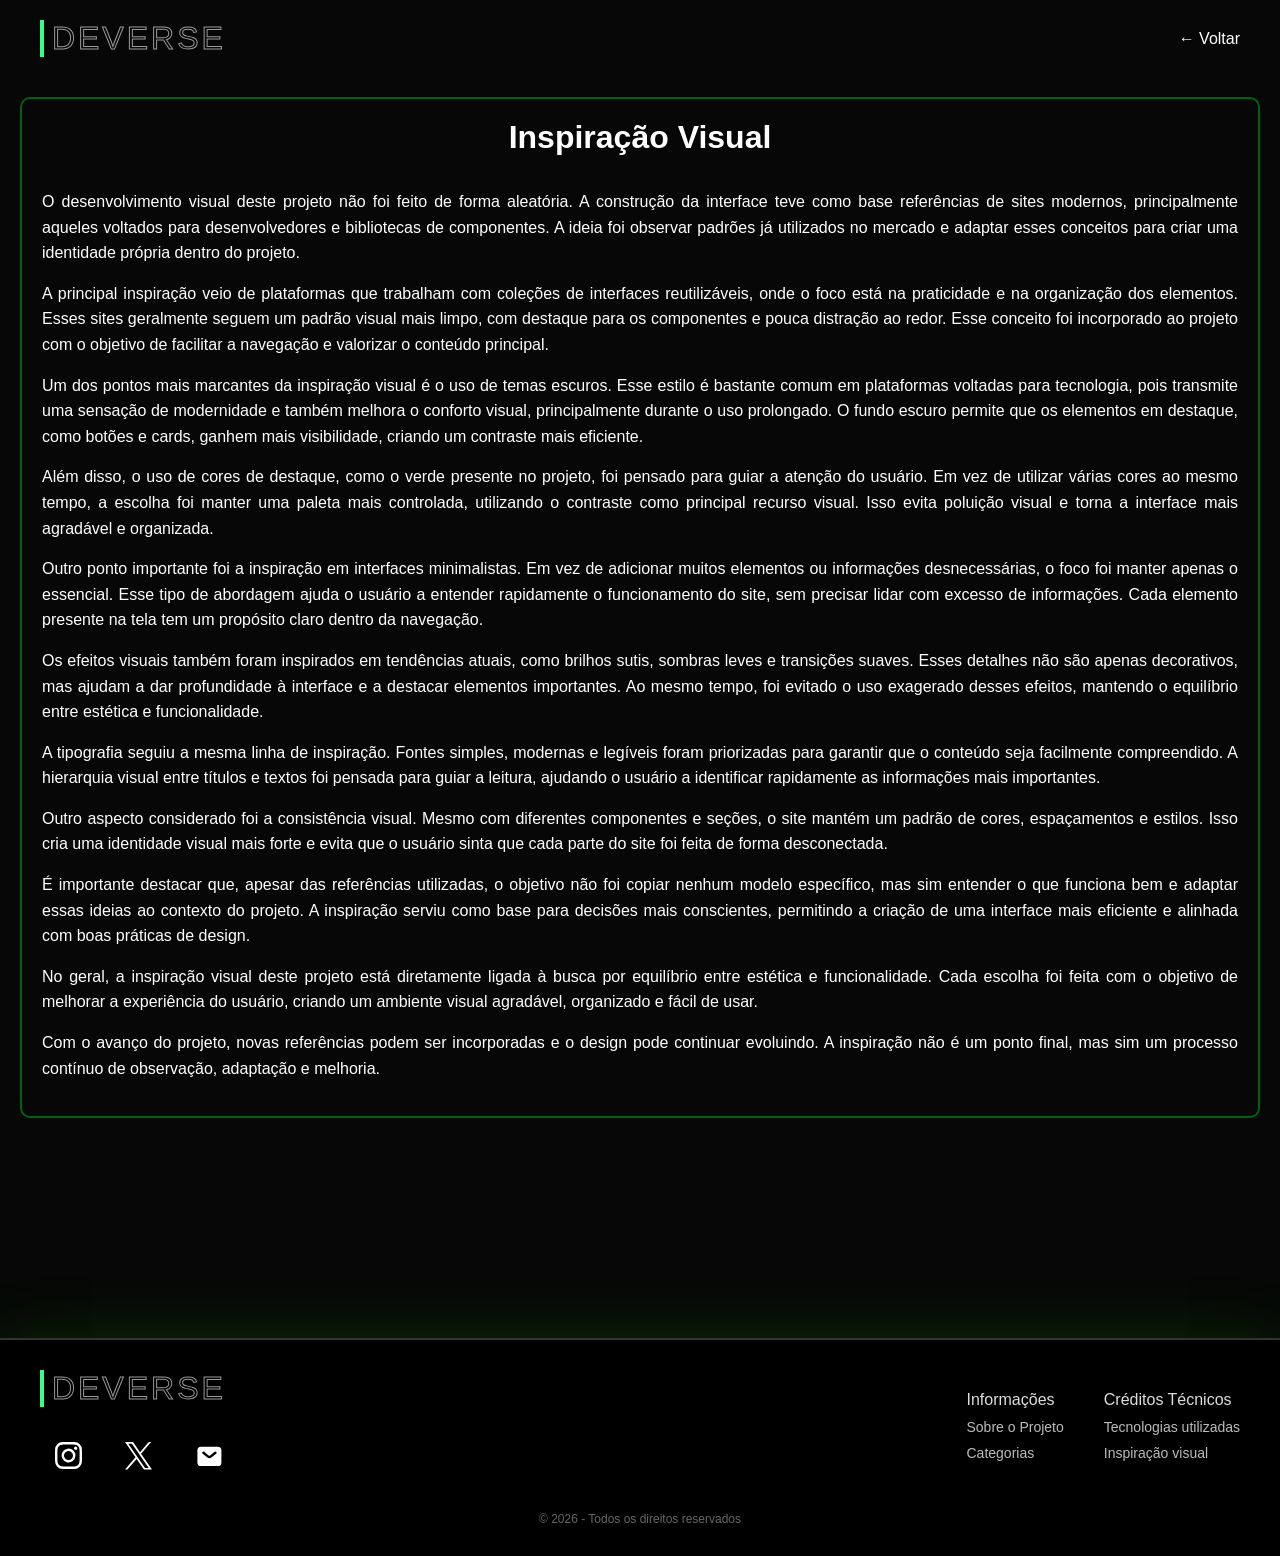
<file: src/pages/inspiracao.html>
<!DOCTYPE html>
<html lang="pt-br">

<head>
    <meta charset="UTF-8">
    <meta name="viewport" content="width=device-width, initial-scale=1.0">
    <link rel="stylesheet" href="../css/style.css" />
    <title>Inspiração Visual</title>
</head>

<body>
    <div class="page-container">
        <div class="content-wrap">
            <header id="cabecalho">
                <!-- LOGO -->
                <div class="logo">
                    <button class="botao-logo" data-text="Deverse">
                        <span class="texto-botao-real">&nbsp;deverse&nbsp;</span>
                        <span aria-hidden="true" class="texto-botao-hover">&nbsp;deverse&nbsp;</span>
                    </button>
                </div>
                <a href="../../index.html" class="btn-voltar link">
                    <p>&leftarrow; Voltar</p>
                </a>
        </div>
        </header>
        <div class="txt-padrao texto-info">
            <h1>Inspiração Visual</h1>
            <br>
            <p>
                O desenvolvimento visual deste projeto não foi feito de forma aleatória. A construção da interface teve
                como base referências de sites modernos, principalmente aqueles voltados para desenvolvedores e
                bibliotecas de componentes. A ideia foi observar padrões já utilizados no mercado e adaptar esses
                conceitos para criar uma identidade própria dentro do projeto.
            </p>
            <p>
                A principal inspiração veio de plataformas que trabalham com coleções de interfaces reutilizáveis, onde
                o foco está na praticidade e na organização dos elementos. Esses sites geralmente seguem um padrão
                visual mais limpo, com destaque para os componentes e pouca distração ao redor. Esse conceito foi
                incorporado ao projeto com o objetivo de facilitar a navegação e valorizar o conteúdo principal.
            </p>
            <p>
                Um dos pontos mais marcantes da inspiração visual é o uso de temas escuros. Esse estilo é bastante comum
                em plataformas voltadas para tecnologia, pois transmite uma sensação de modernidade e também melhora o
                conforto visual, principalmente durante o uso prolongado. O fundo escuro permite que os elementos em
                destaque, como botões e cards, ganhem mais visibilidade, criando um contraste mais eficiente.
            </p>
            <p>
                Além disso, o uso de cores de destaque, como o verde presente no projeto, foi pensado para guiar a
                atenção do usuário. Em vez de utilizar várias cores ao mesmo tempo, a escolha foi manter uma paleta mais
                controlada, utilizando o contraste como principal recurso visual. Isso evita poluição visual e torna a
                interface mais agradável e organizada.
            </p>
            <p>
                Outro ponto importante foi a inspiração em interfaces minimalistas. Em vez de adicionar muitos elementos
                ou informações desnecessárias, o foco foi manter apenas o essencial. Esse tipo de abordagem ajuda o
                usuário a entender rapidamente o funcionamento do site, sem precisar lidar com excesso de informações.
                Cada elemento presente na tela tem um propósito claro dentro da navegação.
            </p>
            <p>
                Os efeitos visuais também foram inspirados em tendências atuais, como brilhos sutis, sombras leves e
                transições suaves. Esses detalhes não são apenas decorativos, mas ajudam a dar profundidade à interface
                e a destacar elementos importantes. Ao mesmo tempo, foi evitado o uso exagerado desses efeitos, mantendo
                o equilíbrio entre estética e funcionalidade.
            </p>
            <p>
                A tipografia seguiu a mesma linha de inspiração. Fontes simples, modernas e legíveis foram priorizadas
                para garantir que o conteúdo seja facilmente compreendido. A hierarquia visual entre títulos e textos
                foi pensada para guiar a leitura, ajudando o usuário a identificar rapidamente as informações mais
                importantes.
            </p>
            <p>
                Outro aspecto considerado foi a consistência visual. Mesmo com diferentes componentes e seções, o site
                mantém um padrão de cores, espaçamentos e estilos. Isso cria uma identidade visual mais forte e evita
                que o usuário sinta que cada parte do site foi feita de forma desconectada.
            </p>
            <p>
                É importante destacar que, apesar das referências utilizadas, o objetivo não foi copiar nenhum modelo
                específico, mas sim entender o que funciona bem e adaptar essas ideias ao contexto do projeto. A
                inspiração serviu como base para decisões mais conscientes, permitindo a criação de uma interface mais
                eficiente e alinhada com boas práticas de design.
            </p>
            <p>
                No geral, a inspiração visual deste projeto está diretamente ligada à busca por equilíbrio entre
                estética e funcionalidade. Cada escolha foi feita com o objetivo de melhorar a experiência do usuário,
                criando um ambiente visual agradável, organizado e fácil de usar.
            </p>
            <p>
                Com o avanço do projeto, novas referências podem ser incorporadas e o design pode continuar evoluindo. A
                inspiração não é um ponto final, mas sim um processo contínuo de observação, adaptação e melhoria.
            </p>
        </div>
    </div>

      <!-- RODAPE DA PAGINA -->
      <footer id="footer">
        <div class="container-footer">
          <div class="logo-contatos">
            <div class="logo">
              <button class="botao-logo" data-text="Deverse">
                <span class="texto-botao-real">&nbsp;deverse&nbsp;</span>
                <span aria-hidden="true" class="texto-botao-hover"
                  >&nbsp;deverse&nbsp;</span
                >
              </button>
            </div>

            <div class="contatos">
              <ul class="example-1">
                <li class="icon-content">
                  <a
                    href="https://www.Instagram.com/"
                    aria-label="Instagram"
                    data-social="instagram"
                    class="link"
                  >
                    <svg
                      version="1.1"
                      viewBox="0 0 100 100"
                      xml:space="preserve"
                    >
                      <path
                        d="M60 45a15 15 0 1 0 -4.395 10.61A14.4 14.4 0 0 0 60 45.225l-0.004 -0.237zm8.1 0a23.006 23.006 0 1 1 -6.738 -16.347 22.2 22.2 0 0 1 6.742 15.96l-0.004 0.41v-0.02zm6.327 -24.022v0.008a5.4 5.4 0 1 1 -1.582 -3.818 5.177 5.177 0 0 1 1.556 3.705v0.11zm-29.4 -12.9 -4.482 -0.03q-4.072 -0.03 -6.184 0t-5.655 0.176a47.143 47.143 0 0 0 -6.312 0.638l0.273 -0.038a23.571 23.571 0 0 0 -4.362 1.136l0.16 -0.052a15.446 15.446 0 0 0 -8.52 8.452l-0.038 0.102a22.543 22.543 0 0 0 -1.065 4.062l-0.02 0.138a45 45 0 0 0 -0.597 5.96l-0.004 0.08q-0.147 3.548 -0.176 5.655t0 6.184 0.03 4.482 -0.03 4.482 0 6.184 0.176 5.655c0.075 2.193 0.292 4.275 0.638 6.312l-0.038 -0.273a23.571 23.571 0 0 0 1.136 4.362l-0.052 -0.16a15.446 15.446 0 0 0 8.452 8.52l0.102 0.038c1.192 0.446 2.606 0.82 4.062 1.065l0.138 0.02c1.758 0.308 3.84 0.525 5.955 0.597l0.08 0.004q3.548 0.147 5.655 0.176t6.184 0l4.455 -0.09 4.482 0.03q4.072 0.03 6.184 0t5.655 -0.176a47.143 47.143 0 0 0 6.312 -0.638l-0.273 0.038a23.571 23.571 0 0 0 4.362 -1.136l-0.16 0.052a15.446 15.446 0 0 0 8.52 -8.452l0.038 -0.102c0.446 -1.192 0.82 -2.606 1.065 -4.062l0.02 -0.138c0.308 -1.758 0.525 -3.84 0.597 -5.955l0.004 -0.08q0.147 -3.548 0.176 -5.655t0 -6.184 -0.03 -4.482 0.03 -4.482 0 -6.184 -0.176 -5.655a47.143 47.143 0 0 0 -0.638 -6.312l0.038 0.273a23.743 23.743 0 0 0 -1.136 -4.362l0.052 0.16a15.446 15.446 0 0 0 -8.452 -8.52l-0.102 -0.038a22.543 22.543 0 0 0 -4.062 -1.065l-0.138 -0.02a45 45 0 0 0 -5.955 -0.597l-0.08 -0.004q-3.548 -0.147 -5.655 -0.176t-6.184 0zM90 45q0 13.418 -0.3 18.574a24.9 24.9 0 0 1 -26.194 26.13l0.06 0.004q-5.157 0.3 -18.574 0.3t-18.574 -0.3A24.9 24.9 0 0 1 0.286 63.514l-0.004 0.06q-0.3 -5.157 -0.3 -18.574t0.3 -18.574A24.9 24.9 0 0 1 26.478 0.297l-0.058 -0.005q5.157 -0.3 18.574 -0.3t18.574 0.3a24.9 24.9 0 0 1 26.13 26.194l0.004 -0.06Q90 31.578 90 45"
                        fill="currentColor"
                      ></path>
                    </svg>
                  </a>
                </li>
                <li class="icon-content">
                  <a
                    href="https://Twitter.com/"
                    aria-label="Twitter"
                    data-social="twitter"
                    class="link"
                  >
                    <svg version="1.1" viewBox="0 0 100 100">
                      <path
                        d="M53.564 38.947 87.066 0h-7.941L50.033 33.816 26.801 0H0l35.136 51.137L0 91.977h7.941l30.722 -35.712 24.54 35.712H90L53.561 38.947zM42.686 51.588l-3.56 -5.093L10.8 5.977h12.194l22.86 32.699 3.56 5.093 29.714 42.503H66.935L42.686 51.591z"
                        fill="currentColor"
                      ></path>
                    </svg>
                  </a>
                </li>
                <li class="icon-content">
                  <a
                    href="https://mail.org/"
                    aria-label="Mail"
                    data-social="mail"
                    class="link"
                  >
                    <svg version="1.1" viewBox="0 0 100 100">
                      <path
                        d="M20 80A12 12 0 0 1 8 68v-40A12 12 0 0 1 20 16h56A12 12 0 0 1 88 28v40A12 12 0 0 1 76 80zm10.5 -47.12a4 4 0 1 0 -5.001 6.24l15.001 12.004a12 12 0 0 0 15.001 0l15.001 -12a4 4 0 1 0 -5.001 -6.247l-15.001 12a4 4 0 0 1 -5.001 0z"
                        fill="currentColor"
                      ></path>
                    </svg>
                  </a>
                </li>
              </ul>
            </div>
          </div>

          <div class="info-creditos">
            <div class="informacoes">
              <p class="title-link">Informações</p>
              <a href="./sobreProjeto.html" class="footer-link"
                >Sobre o Projeto</a
              >
              <a href="./categorias.html" class="footer-link">Categorias</a>
            </div>

            <div class="creditos-tecnicos">
              <p class="title-link">Créditos Técnicos</p>
              <a href="./tecUtilizadas.html" class="footer-link">Tecnologias utilizadas</a>
              <a href="./inspiracao.html" class="footer-link">Inspiração visual</a>
            </div>
          </div>
        </div>

        <p class="copyright">&copy; 2026 - Todos os direitos reservados</p>
      </footer>
    </div>
    <script src="../assets/js/script.js"></script>
</body>

</html>
</file>
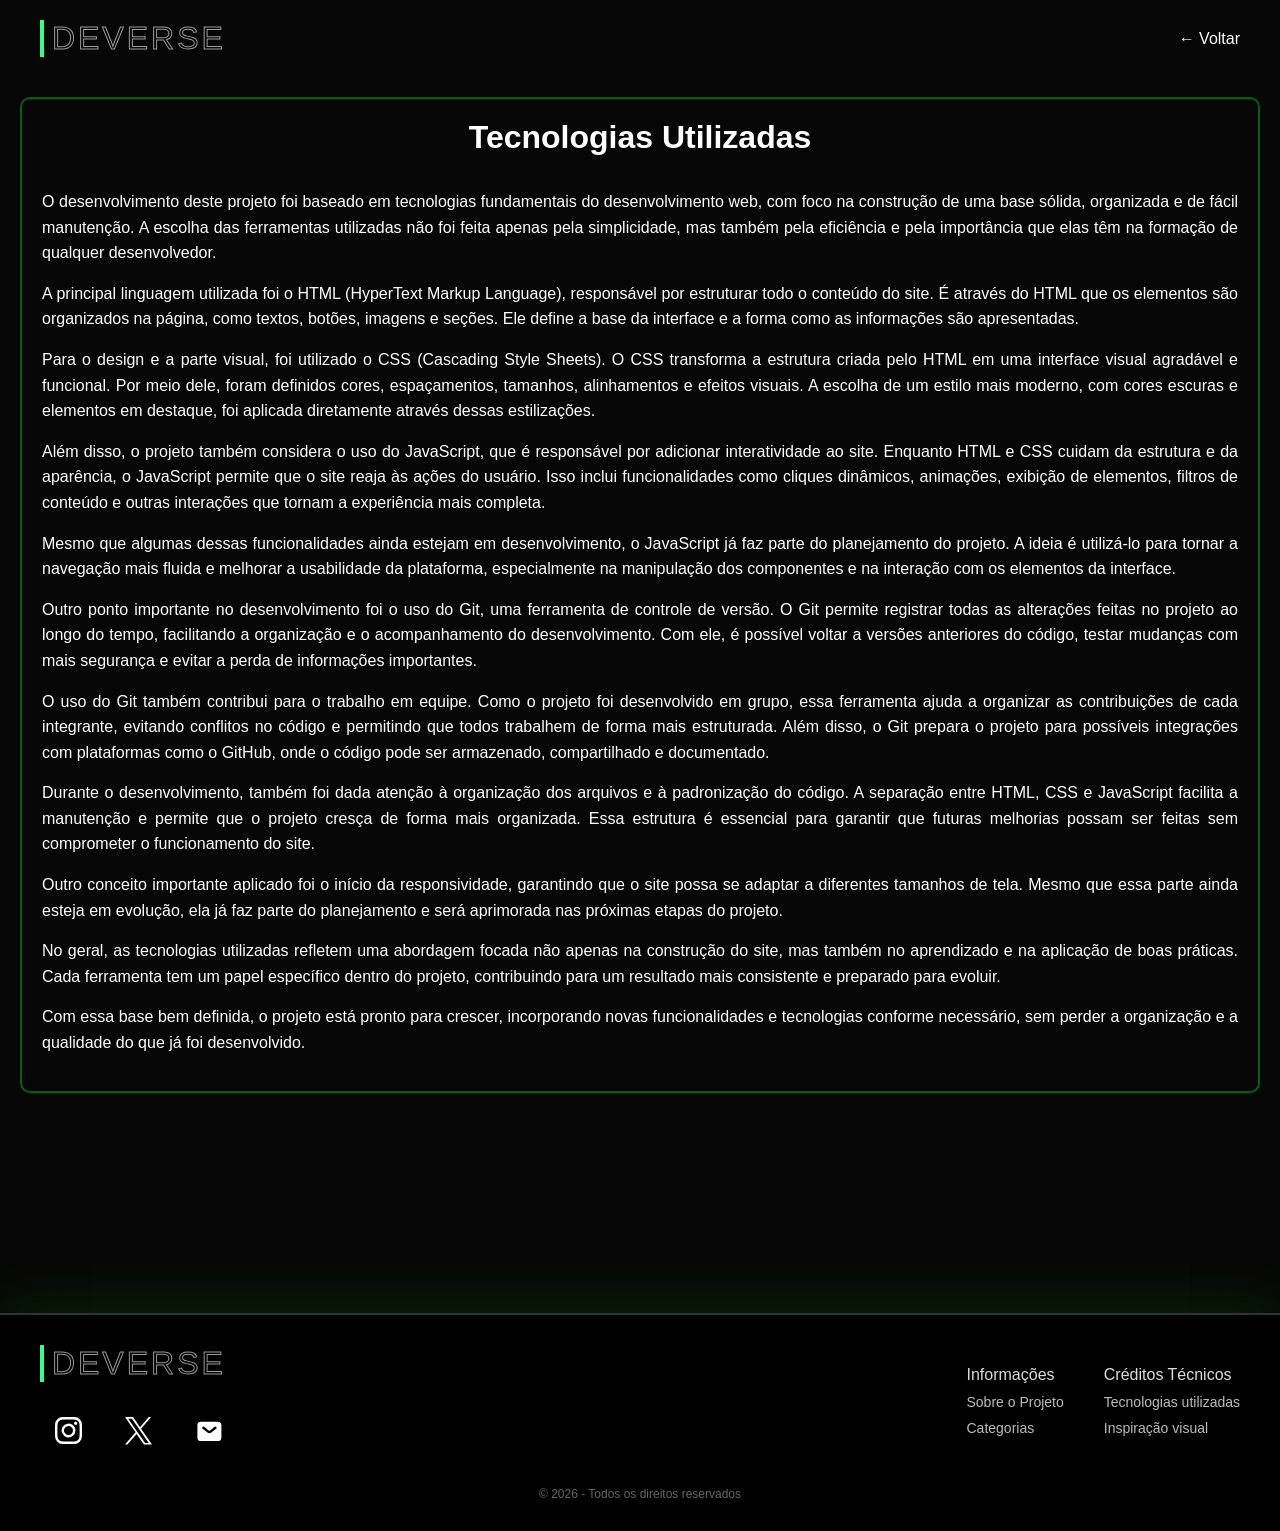
<file: src/pages/tecUtilizadas.html>
<!DOCTYPE html>
<html lang="pt-br">

<head>
    <meta charset="UTF-8">
    <meta name="viewport" content="width=device-width, initial-scale=1.0">
    <link rel="stylesheet" href="../css/style.css" />
    <title>Tecnologias Utilizadas</title>
</head>

<body>
    <div class="page-container">
        <div class="content-wrap">
            <header id="cabecalho">
                <!-- LOGO -->
                <div class="logo">
                    <button class="botao-logo" data-text="Deverse">
                        <span class="texto-botao-real">&nbsp;deverse&nbsp;</span>
                        <span aria-hidden="true" class="texto-botao-hover">&nbsp;deverse&nbsp;</span>
                    </button>
                </div>
                <a href="../../index.html" class="btn-voltar link">
                    <p>&leftarrow; Voltar</p>
                </a>
        </div>
        </header>
        <div class="txt-padrao texto-info">
            <h1>Tecnologias Utilizadas</h1>
            <br>
            <p>
                O desenvolvimento deste projeto foi baseado em tecnologias fundamentais do desenvolvimento web, com foco
                na construção de uma base sólida, organizada e de fácil manutenção. A escolha das ferramentas utilizadas
                não foi feita apenas pela simplicidade, mas também pela eficiência e pela importância que elas têm na
                formação de qualquer desenvolvedor.
            </p>
            <p>
                A principal linguagem utilizada foi o HTML (HyperText Markup Language), responsável por estruturar todo
                o conteúdo do site. É através do HTML que os elementos são organizados na página, como textos, botões,
                imagens e seções. Ele define a base da interface e a forma como as informações são apresentadas.
            </p>
            <p>
                Para o design e a parte visual, foi utilizado o CSS (Cascading Style Sheets). O CSS transforma a
                estrutura criada pelo HTML em uma interface visual agradável e funcional. Por meio dele, foram definidos
                cores, espaçamentos, tamanhos, alinhamentos e efeitos visuais. A escolha de um estilo mais moderno, com
                cores escuras e elementos em destaque, foi aplicada diretamente através dessas estilizações.
            </p>
            <p>
                Além disso, o projeto também considera o uso do JavaScript, que é responsável por adicionar
                interatividade ao site. Enquanto HTML e CSS cuidam da estrutura e da aparência, o JavaScript permite que
                o site reaja às ações do usuário. Isso inclui funcionalidades como cliques dinâmicos, animações,
                exibição de elementos, filtros de conteúdo e outras interações que tornam a experiência mais completa.
            </p>
            <p>
                Mesmo que algumas dessas funcionalidades ainda estejam em desenvolvimento, o JavaScript já faz parte do
                planejamento do projeto. A ideia é utilizá-lo para tornar a navegação mais fluida e melhorar a
                usabilidade da plataforma, especialmente na manipulação dos componentes e na interação com os elementos
                da interface.
            </p>
            <p>
                Outro ponto importante no desenvolvimento foi o uso do Git, uma ferramenta de controle de versão. O Git
                permite registrar todas as alterações feitas no projeto ao longo do tempo, facilitando a organização e o
                acompanhamento do desenvolvimento. Com ele, é possível voltar a versões anteriores do código, testar
                mudanças com mais segurança e evitar a perda de informações importantes.
            </p>
            <p>
                O uso do Git também contribui para o trabalho em equipe. Como o projeto foi desenvolvido em grupo, essa
                ferramenta ajuda a organizar as contribuições de cada integrante, evitando conflitos no código e
                permitindo que todos trabalhem de forma mais estruturada. Além disso, o Git prepara o projeto para
                possíveis integrações com plataformas como o GitHub, onde o código pode ser armazenado, compartilhado e
                documentado.
            </p>
            <p>
                Durante o desenvolvimento, também foi dada atenção à organização dos arquivos e à padronização do
                código. A separação entre HTML, CSS e JavaScript facilita a manutenção e permite que o projeto cresça de
                forma mais organizada. Essa estrutura é essencial para garantir que futuras melhorias possam ser feitas
                sem comprometer o funcionamento do site.
            </p>
            <p>
                Outro conceito importante aplicado foi o início da responsividade, garantindo que o site possa se
                adaptar a diferentes tamanhos de tela. Mesmo que essa parte ainda esteja em evolução, ela já faz parte
                do planejamento e será aprimorada nas próximas etapas do projeto.
            </p>
            <p>
                No geral, as tecnologias utilizadas refletem uma abordagem focada não apenas na construção do site, mas
                também no aprendizado e na aplicação de boas práticas. Cada ferramenta tem um papel específico dentro do
                projeto, contribuindo para um resultado mais consistente e preparado para evoluir.
            </p>
            <p>
                Com essa base bem definida, o projeto está pronto para crescer, incorporando novas funcionalidades e
                tecnologias conforme necessário, sem perder a organização e a qualidade do que já foi desenvolvido.
            </p>
        </div>
    </div>

      <!-- RODAPE DA PAGINA -->
      <footer id="footer">
        <div class="container-footer">
          <div class="logo-contatos">
            <div class="logo">
              <button class="botao-logo" data-text="Deverse">
                <span class="texto-botao-real">&nbsp;deverse&nbsp;</span>
                <span aria-hidden="true" class="texto-botao-hover"
                  >&nbsp;deverse&nbsp;</span
                >
              </button>
            </div>

            <div class="contatos">
              <ul class="example-1">
                <li class="icon-content">
                  <a
                    href="https://www.Instagram.com/"
                    aria-label="Instagram"
                    data-social="instagram"
                    class="link"
                  >
                    <svg
                      version="1.1"
                      viewBox="0 0 100 100"
                      xml:space="preserve"
                    >
                      <path
                        d="M60 45a15 15 0 1 0 -4.395 10.61A14.4 14.4 0 0 0 60 45.225l-0.004 -0.237zm8.1 0a23.006 23.006 0 1 1 -6.738 -16.347 22.2 22.2 0 0 1 6.742 15.96l-0.004 0.41v-0.02zm6.327 -24.022v0.008a5.4 5.4 0 1 1 -1.582 -3.818 5.177 5.177 0 0 1 1.556 3.705v0.11zm-29.4 -12.9 -4.482 -0.03q-4.072 -0.03 -6.184 0t-5.655 0.176a47.143 47.143 0 0 0 -6.312 0.638l0.273 -0.038a23.571 23.571 0 0 0 -4.362 1.136l0.16 -0.052a15.446 15.446 0 0 0 -8.52 8.452l-0.038 0.102a22.543 22.543 0 0 0 -1.065 4.062l-0.02 0.138a45 45 0 0 0 -0.597 5.96l-0.004 0.08q-0.147 3.548 -0.176 5.655t0 6.184 0.03 4.482 -0.03 4.482 0 6.184 0.176 5.655c0.075 2.193 0.292 4.275 0.638 6.312l-0.038 -0.273a23.571 23.571 0 0 0 1.136 4.362l-0.052 -0.16a15.446 15.446 0 0 0 8.452 8.52l0.102 0.038c1.192 0.446 2.606 0.82 4.062 1.065l0.138 0.02c1.758 0.308 3.84 0.525 5.955 0.597l0.08 0.004q3.548 0.147 5.655 0.176t6.184 0l4.455 -0.09 4.482 0.03q4.072 0.03 6.184 0t5.655 -0.176a47.143 47.143 0 0 0 6.312 -0.638l-0.273 0.038a23.571 23.571 0 0 0 4.362 -1.136l-0.16 0.052a15.446 15.446 0 0 0 8.52 -8.452l0.038 -0.102c0.446 -1.192 0.82 -2.606 1.065 -4.062l0.02 -0.138c0.308 -1.758 0.525 -3.84 0.597 -5.955l0.004 -0.08q0.147 -3.548 0.176 -5.655t0 -6.184 -0.03 -4.482 0.03 -4.482 0 -6.184 -0.176 -5.655a47.143 47.143 0 0 0 -0.638 -6.312l0.038 0.273a23.743 23.743 0 0 0 -1.136 -4.362l0.052 0.16a15.446 15.446 0 0 0 -8.452 -8.52l-0.102 -0.038a22.543 22.543 0 0 0 -4.062 -1.065l-0.138 -0.02a45 45 0 0 0 -5.955 -0.597l-0.08 -0.004q-3.548 -0.147 -5.655 -0.176t-6.184 0zM90 45q0 13.418 -0.3 18.574a24.9 24.9 0 0 1 -26.194 26.13l0.06 0.004q-5.157 0.3 -18.574 0.3t-18.574 -0.3A24.9 24.9 0 0 1 0.286 63.514l-0.004 0.06q-0.3 -5.157 -0.3 -18.574t0.3 -18.574A24.9 24.9 0 0 1 26.478 0.297l-0.058 -0.005q5.157 -0.3 18.574 -0.3t18.574 0.3a24.9 24.9 0 0 1 26.13 26.194l0.004 -0.06Q90 31.578 90 45"
                        fill="currentColor"
                      ></path>
                    </svg>
                  </a>
                </li>
                <li class="icon-content">
                  <a
                    href="https://Twitter.com/"
                    aria-label="Twitter"
                    data-social="twitter"
                    class="link"
                  >
                    <svg version="1.1" viewBox="0 0 100 100">
                      <path
                        d="M53.564 38.947 87.066 0h-7.941L50.033 33.816 26.801 0H0l35.136 51.137L0 91.977h7.941l30.722 -35.712 24.54 35.712H90L53.561 38.947zM42.686 51.588l-3.56 -5.093L10.8 5.977h12.194l22.86 32.699 3.56 5.093 29.714 42.503H66.935L42.686 51.591z"
                        fill="currentColor"
                      ></path>
                    </svg>
                  </a>
                </li>
                <li class="icon-content">
                  <a
                    href="https://mail.org/"
                    aria-label="Mail"
                    data-social="mail"
                    class="link"
                  >
                    <svg version="1.1" viewBox="0 0 100 100">
                      <path
                        d="M20 80A12 12 0 0 1 8 68v-40A12 12 0 0 1 20 16h56A12 12 0 0 1 88 28v40A12 12 0 0 1 76 80zm10.5 -47.12a4 4 0 1 0 -5.001 6.24l15.001 12.004a12 12 0 0 0 15.001 0l15.001 -12a4 4 0 1 0 -5.001 -6.247l-15.001 12a4 4 0 0 1 -5.001 0z"
                        fill="currentColor"
                      ></path>
                    </svg>
                  </a>
                </li>
              </ul>
            </div>
          </div>

          <div class="info-creditos">
            <div class="informacoes">
              <p class="title-link">Informações</p>
              <a href="./sobreProjeto.html" class="footer-link"
                >Sobre o Projeto</a
              >
              <a href="./categorias.html" class="footer-link">Categorias</a>
            </div>

            <div class="creditos-tecnicos">
              <p class="title-link">Créditos Técnicos</p>
              <a href="./tecUtilizadas.html" class="footer-link">Tecnologias utilizadas</a>
              <a href="./inspiracao.html" class="footer-link">Inspiração visual</a>
            </div>
          </div>
        </div>

        <p class="copyright">&copy; 2026 - Todos os direitos reservados</p>
      </footer>
    </div>
    <script src="../assets/js/script.js"></script>
</body>

</html>
</file>
<file: src/css/style.css>
@import './components/header.css';
@import './components/footer.css';
@import './components/cards.css';
@import './components/ui.css';
@import './components/steps.css';

* {
  margin: 0;
  padding: 0;
  box-sizing: border-box;
}

:root {
  --bg: #060706;
  --hover: #333;
  --bg-card: #111;
}

body {
  background-color: var(--bg);
  overflow-x: hidden;
  font-family: Arial, sans-serif;
  color: #fff;
}

ul {
  list-style: none;
}

.page-container {
  display: flex;
  flex-direction: column;
  min-height: 100vh;
}

.content-wrap {
  flex: 1;
}
</file>
<file: src/assets/css/style.css>
* {
    margin: 0;
    padding: 0;
    box-sizing: border-box;
}
:root {
    --bg : #060706;
    --hover : #333;
    --bg-card : #111;
}

body {
    background-color: var(--bg);
    overflow-x: hidden;
}
/* -------------------- HEADER -------------------- */
#cabecalho {
    padding: 20px 30px;
    display: flex;
    justify-content: space-between;
    align-items: center;
}

/* -------------------- LOGO ANIMADA -------------------- */
.botao-logo {
    background: transparent;
    border: none;
    --text-stroke-color: rgba(255, 255, 255, 0.6);
    --animation-color: #37FF8B;
    font-size: 2em;
    text-transform: uppercase;
    color: transparent;
    -webkit-text-stroke: 1px var(--text-stroke-color);
    position: relative;
    letter-spacing: 3px;
}

.texto-botao-hover {
    position: absolute;
    color: var(--animation-color);
    width: 0%;
    inset: 0;
    border-right: 6px solid var(--animation-color);
    overflow: hidden;
    transition: 0.5s;
    -webkit-text-stroke: 1px var(--animation-color);
}

.botao-logo:hover .texto-botao-hover {
    width: 100%;
    filter: drop-shadow(0 0 23px var(--animation-color));
}

/* -------------------- BOTAO FILTRO -------------------- */
.btn-filtro{
    background: transparent;
    border: none;
    color: #fff;
    cursor: pointer;
    padding: 10px;
    border-radius: 7px;
    transition: 0.1s ease-in-out;
    margin-right: 15px;
}

.btn-filtro:hover{
    background: var(--hover);
}
/* -------------------- PAINEL COM OS FILTROS -------------------- */
.painel-filtro{
    position: fixed;
    display: flex;
    justify-content: space-between;
    align-items: center;
    top: 60px;
    right: 125px;
    padding: 5px;
    border-radius: 10px;
    border: solid #333 3px;
    background: #0c0c0c;
    pointer-events: none; /* NAO DEIXA SER CLICADO QUANDO DESATIVADO */
    opacity: 0; /* DEIXA O PAINEL DESATIVADO */
    transform: translateY(-10px);
    transition: all 0.1s ease-in-out;
}

.painel-filtro.active {
  opacity: 1; /* ATIVA O PAINEL */
  transform: translateY(0);
  pointer-events: auto;
}

.painelcoluna1,
.painelcoluna2 {
    display: flex;
    flex-direction: column;
    justify-content: center;
    align-items: center;
}

.filtro {
    margin: 3px;
    padding: 12px 30px 12px 30px;
    background: transparent;
    width: 100%;
    color: #fff;
    border-radius: 4px;
    border: none;
}

.filtro:hover {
    background: var(--hover);
}

.nav-filtros{
    display: flex;
    align-items: center;
}

/* -------------------- CAIXA DE TEXTO PARA FILTRO -------------------- */
.search-box {
    display: flex;
    align-items: center;
    justify-content: space-between;
    background: #0d1110;
    width: 300px;
    height: 45px;
    border-radius: 15px;
    border: solid #333 1px;
}

.search-box input {
    border: none;
    outline: none;
    background: transparent;
    padding: 15px;
    font-size: 14px;
    color: #fff;
}

.search-box button {
    background: #22c55e;
    border: none;
    color: #fff;
    padding: 12px 18px;
    border-radius: 15px;
    cursor: pointer;
    transition: 0.3s;
    margin-right: 2px;
}

.search-box button:hover {
    background-color: #16a34a;
}

/* -------------------- BOTAO DE VOLTAR -------------------- */
.btn-voltar {
    padding: 8px 16px;
    border-radius: 4px;
    text-decoration: none;
    color: #fff;
    transition: 0.1s ease-in-out;
}

.btn-voltar:hover {
    background-color: #333;
}

.btn-voltar p {
    font-family: Arial, Helvetica, sans-serif;
    font-size: small;
}

/* -------------------- TEXTO CENTRAL DA PAGINA -------------------- */
.txt-central {
    display: flex;
    flex-direction: column;
    justify-content: center;
    align-items: center;
    margin: 150px 0 140px 0;
}

.txt-maior {
    text-align: center;
    font-size: 60px;
    width: 820px;
    color: #fff;
    font-family: Arial, Helvetica, sans-serif;
    margin-bottom: 20px;
}

.txt-menor {
    text-align: center;
    font-size: 0.8rem;
    color: #9b9b9b;
    width: 180px;
    font-family: Arial, Helvetica, sans-serif;
}

/* -------------------- CARDS -------------------- */
.cards {
    width: 100%;
    overflow: hidden;
    display: flex;
    flex-direction: column;
    align-items: center;
}

.row {
    display: flex;
    gap: 10px;
    margin-bottom: 10px;
    width: max-content;
}

.card {
    width: 270px;
    background: var(--bg-card);
    height: 220px;
    border-radius: 10px;
    flex-shrink: 0;
    padding: 20px;
    display: flex;
    align-items: center;
    justify-content: center;
}

.row-2 {
    transform: translateX(-80px);
}

/* ------------------- CARD 1 -------------------- */
.card-1 .messageBox {
  width: fit-content;
  height: 40px;
  display: flex;
  align-items: center;
  justify-content: center;
  background-color: #2d2d2d;
  padding: 0 15px;
  border-radius: 10px;
  border: 1px solid rgb(63, 63, 63);
}

.card-1 .messageBox:focus-within {
  border: 1px solid rgb(110, 110, 110);
}

.card-1 .fileUploadWrapper {
  width: fit-content;
  height: 100%;
  display: flex;
  align-items: center;
  justify-content: center;
  font-family: Arial, Helvetica, sans-serif;
}

.card-1 #file {
  display: none;
}

.card-1 .fileUploadWrapper label {
  cursor: pointer;
  width: fit-content;
  height: fit-content;
  display: flex;
  align-items: center;
  justify-content: center;
  position: relative;
}

.card-1 .fileUploadWrapper label svg {
  height: 18px;
}

.card-1 .fileUploadWrapper label svg path {
  transition: all 0.3s;
}

.card-1 .fileUploadWrapper label svg circle {
  transition: all 0.3s;
}

.card-1 .fileUploadWrapper label:hover svg path {
  stroke: #fff;
}

.card-1 .fileUploadWrapper label:hover svg circle {
  stroke: #fff;
  fill: #3c3c3c;
}

.card-1 .fileUploadWrapper label:hover .tooltip {
  display: block;
  opacity: 1;
}

.card-1 .tooltip {
  position: absolute;
  top: -40px;
  display: none;
  opacity: 0;
  color: white;
  font-size: 10px;
  text-wrap: nowrap;
  background-color: #000;
  padding: 6px 10px;
  border: 1px solid #3c3c3c;
  border-radius: 5px;
  box-shadow: 0px 5px 10px rgba(0, 0, 0, 0.596);
  transition: all 0.3s;
}

.card-1 #messageInput {
  width: 200px;
  height: 100%;
  background-color: transparent;
  outline: none;
  border: none;
  padding-left: 10px;
  color: white;
}

.card-1 #messageInput:focus~#sendButton svg path,
.card-1 #messageInput:valid~#sendButton svg path {
  fill: #3c3c3c;
  stroke: white;
}

.card-1 #sendButton {
  width: fit-content;
  height: 100%;
  background-color: transparent;
  outline: none;
  border: none;
  display: flex;
  align-items: center;
  justify-content: center;
  cursor: pointer;
  transition: all 0.3s;
}

.card-1 #sendButton svg {
  height: 18px;
  transition: all 0.3s;
}

.card-1 #sendButton svg path {
  transition: all 0.3s;
}

.card-1 #sendButton:hover svg path {
  fill: #3c3c3c;
  stroke: white;
}

/* -------------------- CARD 2 -------------------- */
.card-2 .card {
  /* color used to softly clip top and bottom of the .words container */
  --bg-color: #111;
  background-color: var(--bg-color);
  padding: 1rem 2rem;
  border-radius: 1.25rem;
}
.card-2 .loader {
  color: rgb(124, 124, 124);
  font-family: "Poppins", sans-serif;
  font-weight: 500;
  font-size: 25px;
  -webkit-box-sizing: content-box;
  box-sizing: content-box;
  height: 40px;
  padding: 10px 10px;
  display: -webkit-box;
  display: -ms-flexbox;
  display: flex;
  border-radius: 8px;
}

.card-2 .words {
  overflow: hidden;
  position: relative;
}
.card-2 .words::after {
  content: "";
  position: absolute;
  inset: 0;
  background: linear-gradient(
    var(--bg-color) 10%,
    transparent 30%,
    transparent 70%,
    var(--bg-color) 90%
  );
  z-index: 20;
}

.card-2 .word {
  display: block;
  height: 100%;
  padding-left: 6px;
  color: #956afa;
  animation: spin_4991 4s infinite;
}

@keyframes spin_4991 {
  10% {
    -webkit-transform: translateY(-102%);
    transform: translateY(-102%);
  }

  25% {
    -webkit-transform: translateY(-100%);
    transform: translateY(-100%);
  }

  35% {
    -webkit-transform: translateY(-202%);
    transform: translateY(-202%);
  }

  50% {
    -webkit-transform: translateY(-200%);
    transform: translateY(-200%);
  }

  60% {
    -webkit-transform: translateY(-302%);
    transform: translateY(-302%);
  }

  75% {
    -webkit-transform: translateY(-300%);
    transform: translateY(-300%);
  }

  85% {
    -webkit-transform: translateY(-402%);
    transform: translateY(-402%);
  }

  100% {
    -webkit-transform: translateY(-400%);
    transform: translateY(-400%);
  }
}

/* -------------------- CARD 3 -------------------- */
.card-3 .animated-button {
  position: relative;
  display: flex;
  align-items: center;
  gap: 4px;
  padding: 16px 36px;
  border: 4px solid;
  border-color: transparent;
  font-size: 16px;
  background-color: inherit;
  border-radius: 100px;
  font-weight: 600;
  color: greenyellow;
  box-shadow: 0 0 0 2px greenyellow;
  cursor: pointer;
  overflow: hidden;
  transition: all 0.6s cubic-bezier(0.23, 1, 0.32, 1);
}

.card-3 .animated-button svg {
  position: absolute;
  width: 24px;
  fill: greenyellow;
  z-index: 9;
  transition: all 0.8s cubic-bezier(0.23, 1, 0.32, 1);
}

.card-3 .animated-button .arr-1 {
  right: 16px;
}

.card-3 .animated-button .arr-2 {
  left: -25%;
}

.card-3 .animated-button .circle {
  position: absolute;
  top: 50%;
  left: 50%;
  transform: translate(-50%, -50%);
  width: 20px;
  height: 20px;
  background-color: greenyellow;
  border-radius: 50%;
  opacity: 0;
  transition: all 0.8s cubic-bezier(0.23, 1, 0.32, 1);
}

.card-3 .animated-button .text {
  position: relative;
  z-index: 1;
  transform: translateX(-12px);
  transition: all 0.8s cubic-bezier(0.23, 1, 0.32, 1);
}

.card-3 .animated-button:hover {
  box-shadow: 0 0 0 12px transparent;
  color: #212121;
  border-radius: 12px;
}

.card-3 .animated-button:hover .arr-1 {
  right: -25%;
}

.card-3 .animated-button:hover .arr-2 {
  left: 16px;
}

.card-3 .animated-button:hover .text {
  transform: translateX(12px);
}

.card-3 .animated-button:hover svg {
  fill: #212121;
}

.card-3 .animated-button:active {
  scale: 0.95;
  box-shadow: 0 0 0 4px greenyellow;
}

.card-3 .animated-button:hover .circle {
  width: 220px;
  height: 220px;
  opacity: 1;
}

/* -------------------- CARD 4 -------------------- */
.card-4 .radio-container {
  --main-color: #f7e479;
  --main-color-opacity: #f7e4791c;

  /* change this according inputs count */
  --total-radio: 3;

  display: flex;
  flex-direction: column;
  position: relative;
  padding-left: 0.5rem;
}
.card-4 .radio-container input {
  cursor: pointer;
  appearance: none;
}
.card-4 .radio-container .glider-container {
  position: absolute;
  left: 0;
  top: 0;
  bottom: 0;
  background: linear-gradient(
    0deg,
    rgba(0, 0, 0, 0) 0%,
    rgba(27, 27, 27, 1) 50%,
    rgba(0, 0, 0, 0) 100%
  );
  width: 1px;
}
.card-4 .radio-container .glider-container .glider {
  position: relative;
  height: calc(100% / var(--total-radio));
  width: 100%;
  background: linear-gradient(
    0deg,
    rgba(0, 0, 0, 0) 0%,
    var(--main-color) 50%,
    rgba(0, 0, 0, 0) 100%
  );
  transition: transform 0.5s cubic-bezier(0.37, 1.95, 0.66, 0.56);
}
.card-4 .radio-container .glider-container .glider::before {
  content: "";
  position: absolute;
  height: 60%;
  width: 300%;
  top: 50%;
  transform: translateY(-50%);
  background: var(--main-color);
  filter: blur(10px);
}
.card-4 .radio-container .glider-container .glider::after {
  content: "";
  position: absolute;
  left: 0;
  height: 100%;
  width: 150px;
  background: linear-gradient(
    90deg,
    var(--main-color-opacity) 0%,
    rgba(0, 0, 0, 0) 100%
  );
}
.card-4 .radio-container label {
  cursor: pointer;
  padding: 1rem;
  position: relative;
  color: grey;
  transition: all 0.3s ease-in-out;
}

.card-4 .radio-container input:checked + label {
  color: var(--main-color);
}

.card-4 .radio-container input:nth-of-type(1):checked ~ .glider-container .glider {
  transform: translateY(0);
}

.card-4 .radio-container input:nth-of-type(2):checked ~ .glider-container .glider {
  transform: translateY(100%);
}

.card-4 .radio-container input:nth-of-type(3):checked ~ .glider-container .glider {
  transform: translateY(200%);
}

.card-4 .radio-container input:nth-of-type(4):checked ~ .glider-container .glider {
  transform: translateY(300%);
}

.card-4 .radio-container input:nth-of-type(5):checked ~ .glider-container .glider {
  transform: translateY(400%);
}

.card-4 .radio-container input:nth-of-type(6):checked ~ .glider-container .glider {
  transform: translateY(500%);
}

.card-4 .radio-container input:nth-of-type(7):checked ~ .glider-container .glider {
  transform: translateY(600%);
}

.card-4 .radio-container input:nth-of-type(8):checked ~ .glider-container .glider {
  transform: translateY(700%);
}

.card-4 .radio-container input:nth-of-type(9):checked ~ .glider-container .glider {
  transform: translateY(800%);
}

.card-4 .radio-container input:nth-of-type(10):checked ~ .glider-container .glider {
  transform: translateY(900%);
}


/* -------------------- CARD 5 -------------------- */
.card-5 .clear {
  clear: both;
}

.card-5 .checkBox {
  display: block;
  cursor: pointer;
  width: 30px;
  height: 30px;
  border: 3px solid rgba(255, 255, 255, 0);
  border-radius: 10px;
  position: relative;
  overflow: hidden;
  box-shadow: 0px 0px 0px 2px #fff;
}

.card-5 .checkBox div {
  width: 60px;
  height: 60px;
  background-color: #fff;
  top: -52px;
  left: -52px;
  position: absolute;
  transform: rotateZ(45deg);
  z-index: 100;
}

.card-5 .checkBox input[type=checkbox]:checked + div {
  left: -10px;
  top: -10px;
}

.card-5 .checkBox input[type=checkbox] {
  position: absolute;
  left: 50px;
  visibility: hidden;
}

.card-5 .transition {
  transition: 300ms ease;
}

/* -------------------- CARD 8 -------------------- */
.card-8 button {
  --green: #1BFD9C;
  font-size: 15px;
  padding: 0.7em 2.7em;
  letter-spacing: 0.06em;
  position: relative;
  font-family: inherit;
  border-radius: 0.6em;
  overflow: hidden;
  transition: all 0.3s;
  line-height: 1.4em;
  border: 2px solid var(--green);
  background: linear-gradient(to right, rgba(27, 253, 156, 0.1) 1%, transparent 40%,transparent 60% , rgba(27, 253, 156, 0.1) 100%);
  color: var(--green);
  box-shadow: inset 0 0 10px rgba(27, 253, 156, 0.4), 0 0 9px 3px rgba(27, 253, 156, 0.1);
}

.card-8 button:hover {
  color: #82ffc9;
  box-shadow: inset 0 0 10px rgba(27, 253, 156, 0.6), 0 0 9px 3px rgba(27, 253, 156, 0.2);
}

.card-8 button:before {
  content: "";
  position: absolute;
  left: -4em;
  width: 4em;
  height: 100%;
  top: 0;
  transition: transform .4s ease-in-out;
  background: linear-gradient(to right, transparent 1%, rgba(27, 253, 156, 0.1) 40%,rgba(27, 253, 156, 0.1) 60% , transparent 100%);
}

.card-8 button:hover:before {
  transform: translateX(15em);
}

/* -------------------- CARD 9 -------------------- */
.card-9 .wheel-and-hamster {
  --dur: 1s;
  position: relative;
  width: 12em;
  height: 12em;
  font-size: 14px;
}

.card-9 .wheel,
.card-9 .hamster,
.card-9 .hamster div,
.card-9 .spoke {
  position: absolute;
}

.card-9 .wheel,
.card-9 .spoke {
  border-radius: 50%;
  top: 0;
  left: 0;
  width: 100%;
  height: 100%;
}

.card-9 .wheel {
  background: radial-gradient(100% 100% at center,hsla(0,0%,60%,0) 47.8%,hsl(0,0%,60%) 48%);
  z-index: 2;
}

.card-9 .hamster {
  animation: hamster var(--dur) ease-in-out infinite;
  top: 50%;
  left: calc(50% - 3.5em);
  width: 7em;
  height: 3.75em;
  transform: rotate(4deg) translate(-0.8em,1.85em);
  transform-origin: 50% 0;
  z-index: 1;
}

.card-9 .hamster__head {
  animation: hamsterHead var(--dur) ease-in-out infinite;
  background: hsl(30,90%,55%);
  border-radius: 70% 30% 0 100% / 40% 25% 25% 60%;
  box-shadow: 0 -0.25em 0 hsl(30,90%,80%) inset,
		0.75em -1.55em 0 hsl(30,90%,90%) inset;
  top: 0;
  left: -2em;
  width: 2.75em;
  height: 2.5em;
  transform-origin: 100% 50%;
}

.card-9 .hamster__ear {
  animation: hamsterEar var(--dur) ease-in-out infinite;
  background: hsl(0,90%,85%);
  border-radius: 50%;
  box-shadow: -0.25em 0 hsl(30,90%,55%) inset;
  top: -0.25em;
  right: -0.25em;
  width: 0.75em;
  height: 0.75em;
  transform-origin: 50% 75%;
}

.card-9 .hamster__eye {
  animation: hamsterEye var(--dur) linear infinite;
  background-color: hsl(0,0%,0%);
  border-radius: 50%;
  top: 0.375em;
  left: 1.25em;
  width: 0.5em;
  height: 0.5em;
}

.card-9 .hamster__nose {
  background: hsl(0,90%,75%);
  border-radius: 35% 65% 85% 15% / 70% 50% 50% 30%;
  top: 0.75em;
  left: 0;
  width: 0.2em;
  height: 0.25em;
}

.card-9 .hamster__body {
  animation: hamsterBody var(--dur) ease-in-out infinite;
  background: hsl(30,90%,90%);
  border-radius: 50% 30% 50% 30% / 15% 60% 40% 40%;
  box-shadow: 0.1em 0.75em 0 hsl(30,90%,55%) inset,
		0.15em -0.5em 0 hsl(30,90%,80%) inset;
  top: 0.25em;
  left: 2em;
  width: 4.5em;
  height: 3em;
  transform-origin: 17% 50%;
  transform-style: preserve-3d;
}

.card-9 .hamster__limb--fr,
.card-9 .hamster__limb--fl {
  clip-path: polygon(0 0,100% 0,70% 80%,60% 100%,0% 100%,40% 80%);
  top: 2em;
  left: 0.5em;
  width: 1em;
  height: 1.5em;
  transform-origin: 50% 0;
}

.card-9 .hamster__limb--fr {
  animation: hamsterFRLimb var(--dur) linear infinite;
  background: linear-gradient(hsl(30,90%,80%) 80%,hsl(0,90%,75%) 80%);
  transform: rotate(15deg) translateZ(-1px);
}

.hamster__limb--fl {
  animation: hamsterFLLimb var(--dur) linear infinite;
  background: linear-gradient(hsl(30,90%,90%) 80%,hsl(0,90%,85%) 80%);
  transform: rotate(15deg);
}

.card-9 .hamster__limb--br,
.hamster__limb--bl {
  border-radius: 0.75em 0.75em 0 0;
  clip-path: polygon(0 0,100% 0,100% 30%,70% 90%,70% 100%,30% 100%,40% 90%,0% 30%);
  top: 1em;
  left: 2.8em;
  width: 1.5em;
  height: 2.5em;
  transform-origin: 50% 30%;
}

.card-9 .hamster__limb--br {
  animation: hamsterBRLimb var(--dur) linear infinite;
  background: linear-gradient(hsl(30,90%,80%) 90%,hsl(0,90%,75%) 90%);
  transform: rotate(-25deg) translateZ(-1px);
}

.card-9 .hamster__limb--bl {
  animation: hamsterBLLimb var(--dur) linear infinite;
  background: linear-gradient(hsl(30,90%,90%) 90%,hsl(0,90%,85%) 90%);
  transform: rotate(-25deg);
}

.card-9 .hamster__tail {
  animation: hamsterTail var(--dur) linear infinite;
  background: hsl(0,90%,85%);
  border-radius: 0.25em 50% 50% 0.25em;
  box-shadow: 0 -0.2em 0 hsl(0,90%,75%) inset;
  top: 1.5em;
  right: -0.5em;
  width: 1em;
  height: 0.5em;
  transform: rotate(30deg) translateZ(-1px);
  transform-origin: 0.25em 0.25em;
}

.card-9 .spoke {
  animation: spoke var(--dur) linear infinite;
  background: radial-gradient(100% 100% at center,hsl(0,0%,60%) 4.8%,hsla(0,0%,60%,0) 5%),
		linear-gradient(hsla(0,0%,55%,0) 46.9%,hsl(0,0%,65%) 47% 52.9%,hsla(0,0%,65%,0) 53%) 50% 50% / 99% 99% no-repeat;
}

/* -------------------- CARD 10 -------------------- */
.card-10 .hamburger {
  cursor: pointer;
}

.card-10 .hamburger input {
  display: none;
}

.card-10 .hamburger svg {
  /* The size of the SVG defines the overall size */
  height: 3em;
  /* Define the transition for transforming the SVG */
  transition: transform 600ms cubic-bezier(0.4, 0, 0.2, 1);
}

.card-10 .line {
  fill: none;
  stroke: white;
  stroke-linecap: round;
  stroke-linejoin: round;
  stroke-width: 3;
  /* Define the transition for transforming the Stroke */
  transition: stroke-dasharray 600ms cubic-bezier(0.4, 0, 0.2, 1),
              stroke-dashoffset 600ms cubic-bezier(0.4, 0, 0.2, 1);
}

.card-10 .line-top-bottom {
  stroke-dasharray: 12 63;
}

.card-10 .hamburger input:checked + svg {
  transform: rotate(-45deg);
}

.card-10 .hamburger input:checked + svg .line-top-bottom {
  stroke-dasharray: 20 300;
  stroke-dashoffset: -32.42;
}

/* -------------------- CARD 11 -------------------- */
.card-11 button {
  --hover-shadows: 16px 16px 33px #121212, -16px -16px 33px #303030;
  --accent: fuchsia;
  font-weight: bold;
  letter-spacing: 0.1em;
  border: none;
  border-radius: 1.1em;
  background-color: #212121;
  cursor: pointer;
  color: white;
  padding: 1em 2em;
  transition: box-shadow ease-in-out 0.3s, background-color ease-in-out 0.1s,
    letter-spacing ease-in-out 0.1s, transform ease-in-out 0.1s;
  box-shadow: 13px 13px 10px #1c1c1c, -13px -13px 10px #262626;
}

.card-11 button:hover {
  box-shadow: var(--hover-shadows);
}

.card-11 button:active {
  box-shadow: var(--hover-shadows), var(--accent) 0px 0px 30px 5px;
  background-color: var(--accent);
  transform: scale(0.95);
}

/* -------------------- CARD 12 -------------------- */
.input {
  display: flex;
  flex-direction: column;
  width: 200px;
  background-color: #0D1117;
  justify-content: center;
  border-radius: 5px
}

.value {
  background-color: transparent;
  border: none;
  padding: 10px;
  color: white;
  display: flex;
  position: relative;
  gap: 5px;
  cursor: pointer;
  border-radius: 4px;
}

.value:not(:active):hover,
.value:focus {
  background-color: #21262C;
}

.value:focus,
.value:active {
  background-color: #1A1F24;
  outline: none;
}

.value::before {
  content: "";
  position: absolute;
  top: 5px;
  left: -10px;
  width: 5px;
  height: 80%;
  background-color: #2F81F7;
  border-radius: 5px;
  opacity: 0;
}

.value:focus::before,
.value:active::before {
  opacity: 1;
}

.value svg {
  width: 15px
}

@keyframes hamster {
  from, to {
    transform: rotate(4deg) translate(-0.8em,1.85em);
  }

  50% {
    transform: rotate(0) translate(-0.8em,1.85em);
  }
}

@keyframes hamsterHead {
  from, 25%, 50%, 75%, to {
    transform: rotate(0);
  }

  12.5%, 37.5%, 62.5%, 87.5% {
    transform: rotate(8deg);
  }
}

@keyframes hamsterEye {
  from, 90%, to {
    transform: scaleY(1);
  }

  95% {
    transform: scaleY(0);
  }
}

@keyframes hamsterEar {
  from, 25%, 50%, 75%, to {
    transform: rotate(0);
  }

  12.5%, 37.5%, 62.5%, 87.5% {
    transform: rotate(12deg);
  }
}

@keyframes hamsterBody {
  from, 25%, 50%, 75%, to {
    transform: rotate(0);
  }

  12.5%, 37.5%, 62.5%, 87.5% {
    transform: rotate(-2deg);
  }
}

@keyframes hamsterFRLimb {
  from, 25%, 50%, 75%, to {
    transform: rotate(50deg) translateZ(-1px);
  }

  12.5%, 37.5%, 62.5%, 87.5% {
    transform: rotate(-30deg) translateZ(-1px);
  }
}

@keyframes hamsterFLLimb {
  from, 25%, 50%, 75%, to {
    transform: rotate(-30deg);
  }

  12.5%, 37.5%, 62.5%, 87.5% {
    transform: rotate(50deg);
  }
}

@keyframes hamsterBRLimb {
  from, 25%, 50%, 75%, to {
    transform: rotate(-60deg) translateZ(-1px);
  }

  12.5%, 37.5%, 62.5%, 87.5% {
    transform: rotate(20deg) translateZ(-1px);
  }
}

@keyframes hamsterBLLimb {
  from, 25%, 50%, 75%, to {
    transform: rotate(20deg);
  }

  12.5%, 37.5%, 62.5%, 87.5% {
    transform: rotate(-60deg);
  }
}

@keyframes hamsterTail {
  from, 25%, 50%, 75%, to {
    transform: rotate(30deg) translateZ(-1px);
  }

  12.5%, 37.5%, 62.5%, 87.5% {
    transform: rotate(10deg) translateZ(-1px);
  }
}

@keyframes spoke {
  from {
    transform: rotate(0);
  }

  to {
    transform: rotate(-1turn);
  }
}

ul {
    list-style: none;
}


/* -------------------- FOOTER -------------------- */
.example-1 {
    display: flex;
    justify-content: center;
    align-items: center;
    font-weight: bolder;
    /* Made bolder */
    background-color: transparent;
    border-radius: 30px;
    padding: 20px;
    height: 70px;
    width: 200px;
}

.example-1 .icon-content {
    margin: 0 10px;
    position: relative;
    font-weight: bolder;
}

.example-1 .icon-content .link {
    display: flex;
    justify-content: center;
    align-items: center;
    width: 50px;
    height: 50px;
    border-radius: 50%;
    color: #fff;
    /* White icons */
    background-color: transparent;
    /* Black background */
    transition: all 0.3s ease-in-out;
    font-weight: bolder;
    /* Made bolder */
}

.example-1 .icon-content .link:hover {
    box-shadow: 3px 2px 45px 0px rgb(0 0 0 / 12%);
}

.example-1 .icon-content .link svg {
    width: 30px;
    height: 30px;
    fill: #fff;
    /* White icons */
}

.example-1 .icon-content .link[data-social="instagram"]:hover {
    color: #ff009d;
}

.example-1 .icon-content .link[data-social="twitter"]:hover {
    color: #686868;
}

.example-1 .icon-content .link[data-social="mail"]:hover {
    color: #23b100;
}

#footer {
    display: flex;
    flex-direction: column;
    align-items: center;
    margin-top: 100px;
    padding: 30px;
    border-top: solid #333 2px;
    box-shadow: 0 0 100px rgba(41, 240, 15, 0.25);
}


.container-footer {
    display: flex;
    justify-content: space-between;
    align-items: center;
    width: 100%;
    height: 150px;

}

.info-creditos {
    display: flex;
    width: 50%;
    justify-content: space-around;
}

.logo-contatos {
    display: flex;
    flex-direction: column;
    justify-content: space-around;
    height: 100%;
}

.title-link {
    font-family: Arial, Helvetica, sans-serif;
    color: #ddd;
    transform: translateX(-10px);
    margin-bottom: 10px;
}

.footer-link {
    font-size: small;
    font-family: Arial, Helvetica, sans-serif;
    text-decoration: none;
    color: #bbb;
}

.footer-link p {
    margin-bottom: 10px;
}

.footer-link:hover {
    color: #67a57e;
}

.copyright {
    font-family: Arial, Helvetica, sans-serif;
    color: #666;
    font-size: x-small;
    margin-top: 10px;
}
/*Para uso nos textos normais*/
.txt-padrao {
   color: #fff;
    font-family: Arial, Helvetica, sans-serif;
    padding: 30px;
    margin: 30px;
    p:first-letter {
    margin-left: 3em;
}
}


/* Para o footer ficar no final da página sempre e não dentro dos conteudos*/
#footer{
  position: absolute;
  bottom: 0;
  width: 100%;
  height: 10rem;            /* altura do rodapé */
}

.content-wrap{
  padding-bottom: 10rem;    /* altura do rodapé */
}

.page-container {
  position: relative;
  min-height: 100vh;
}
</file>
